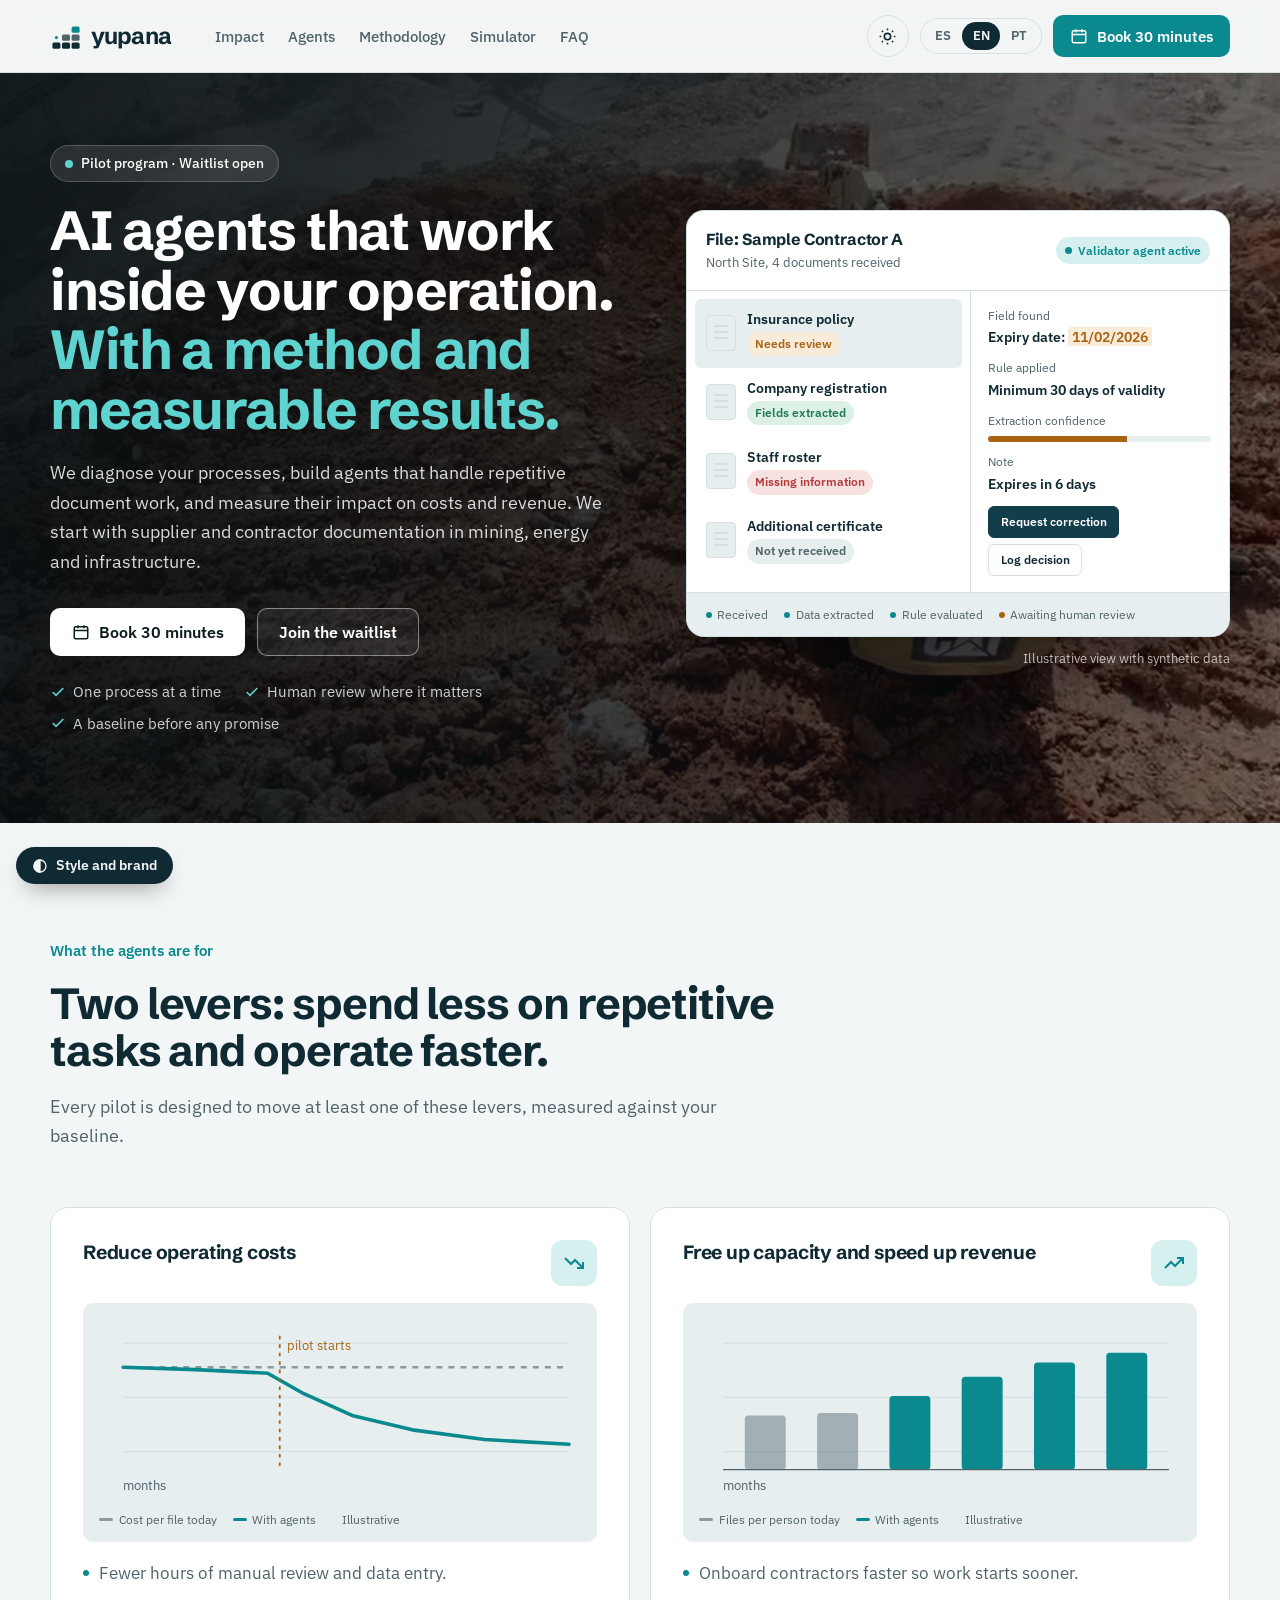
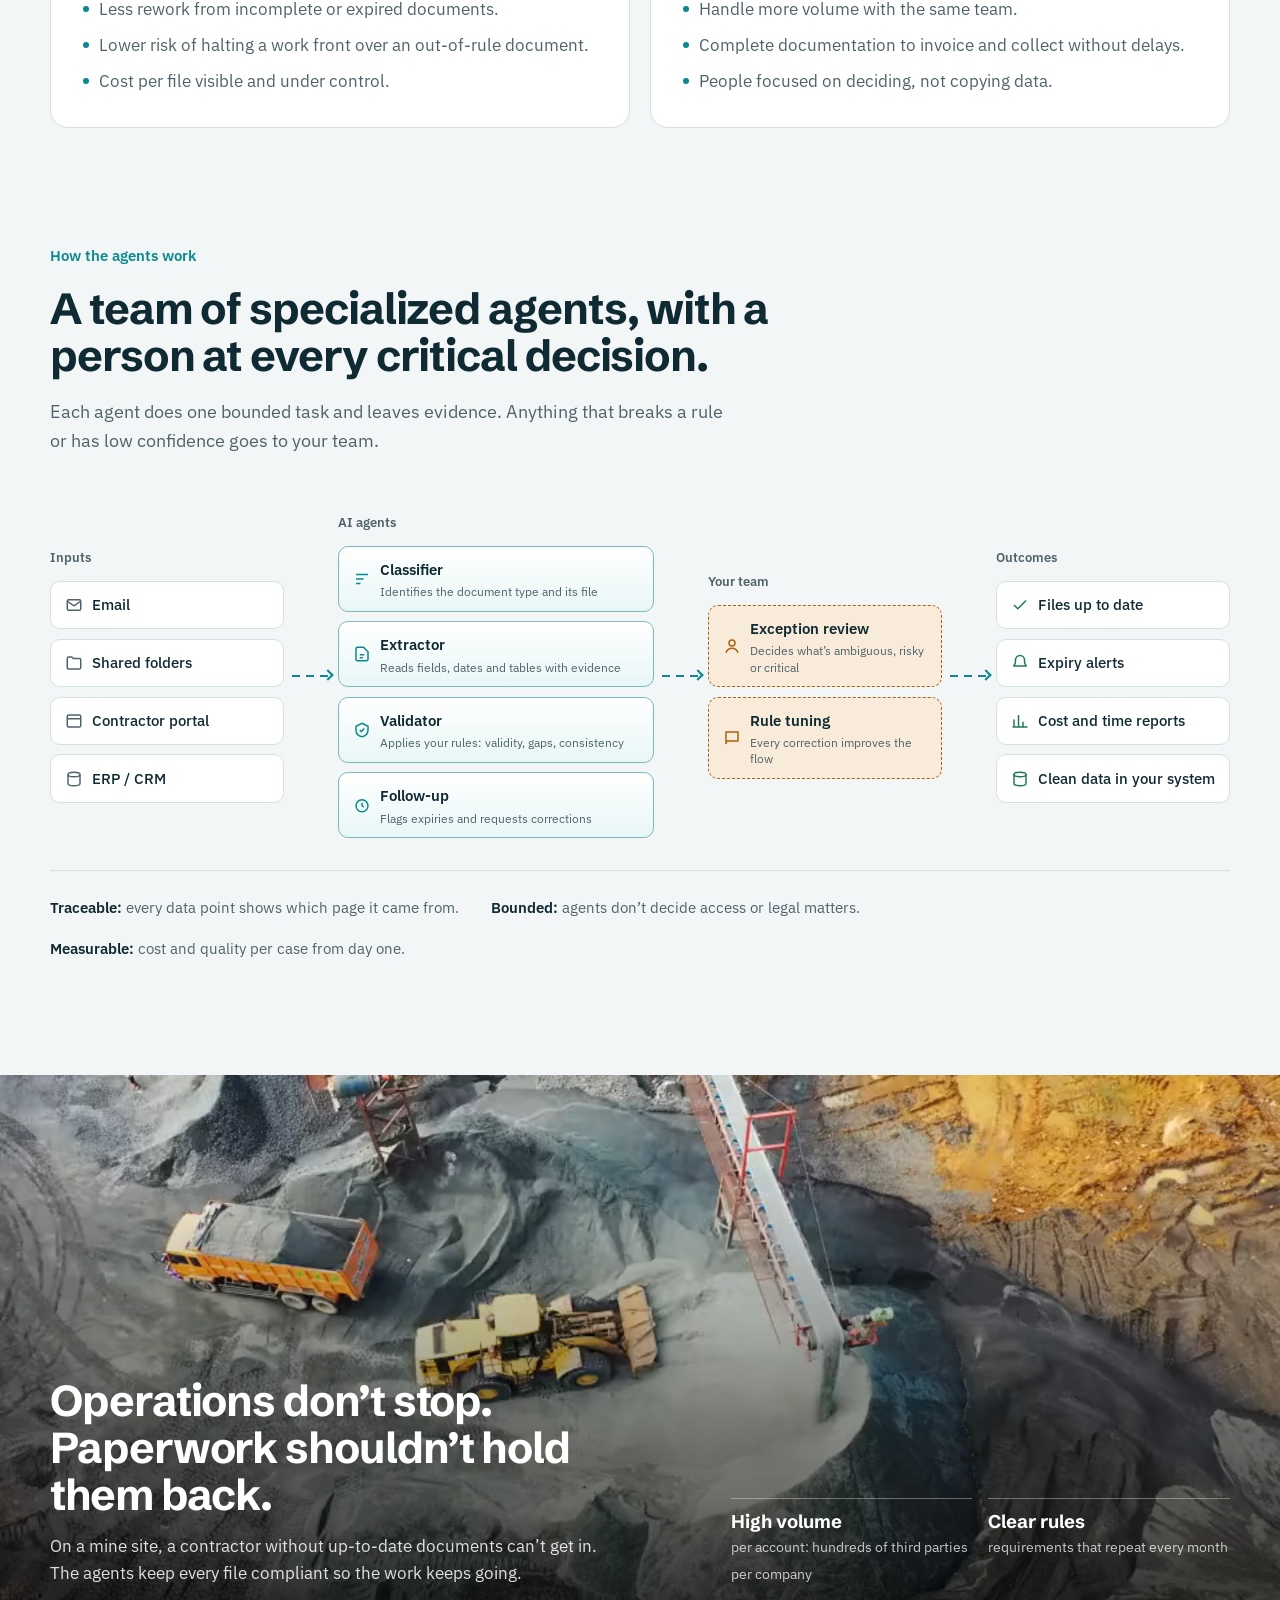
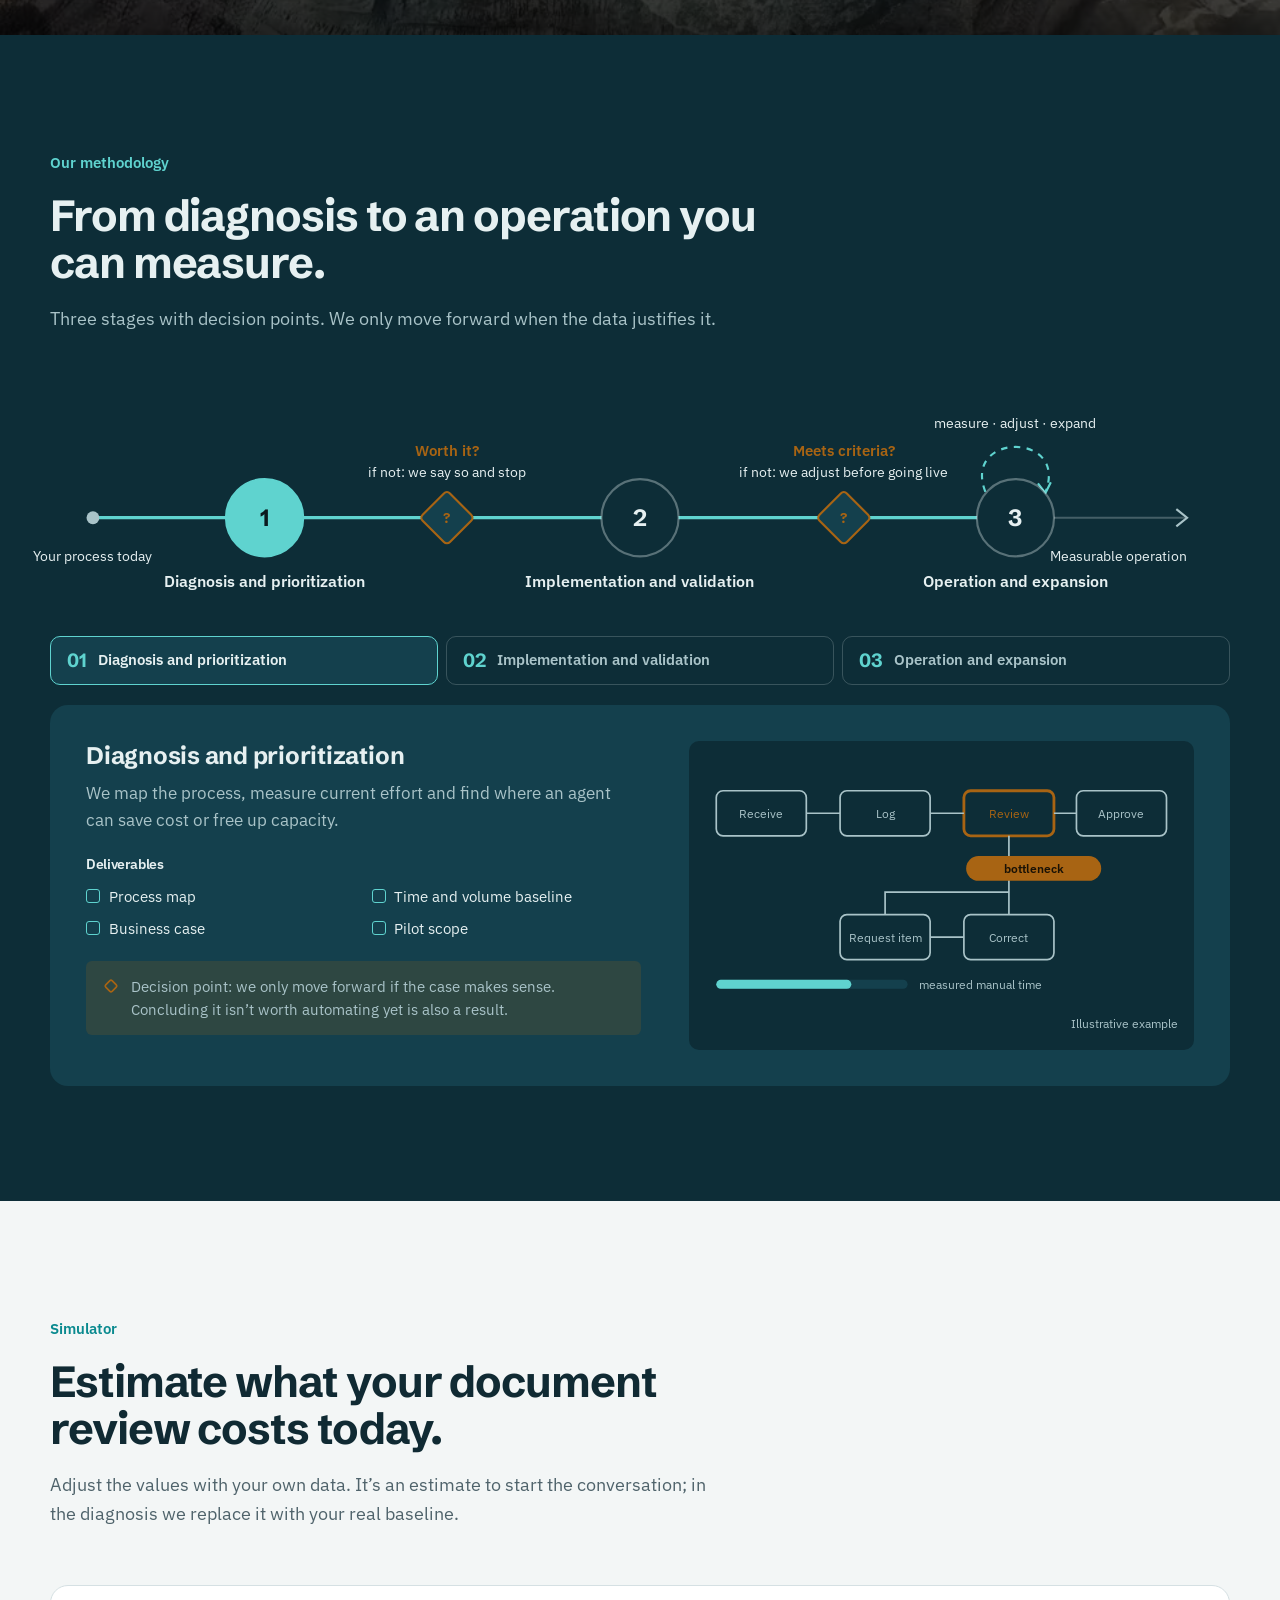
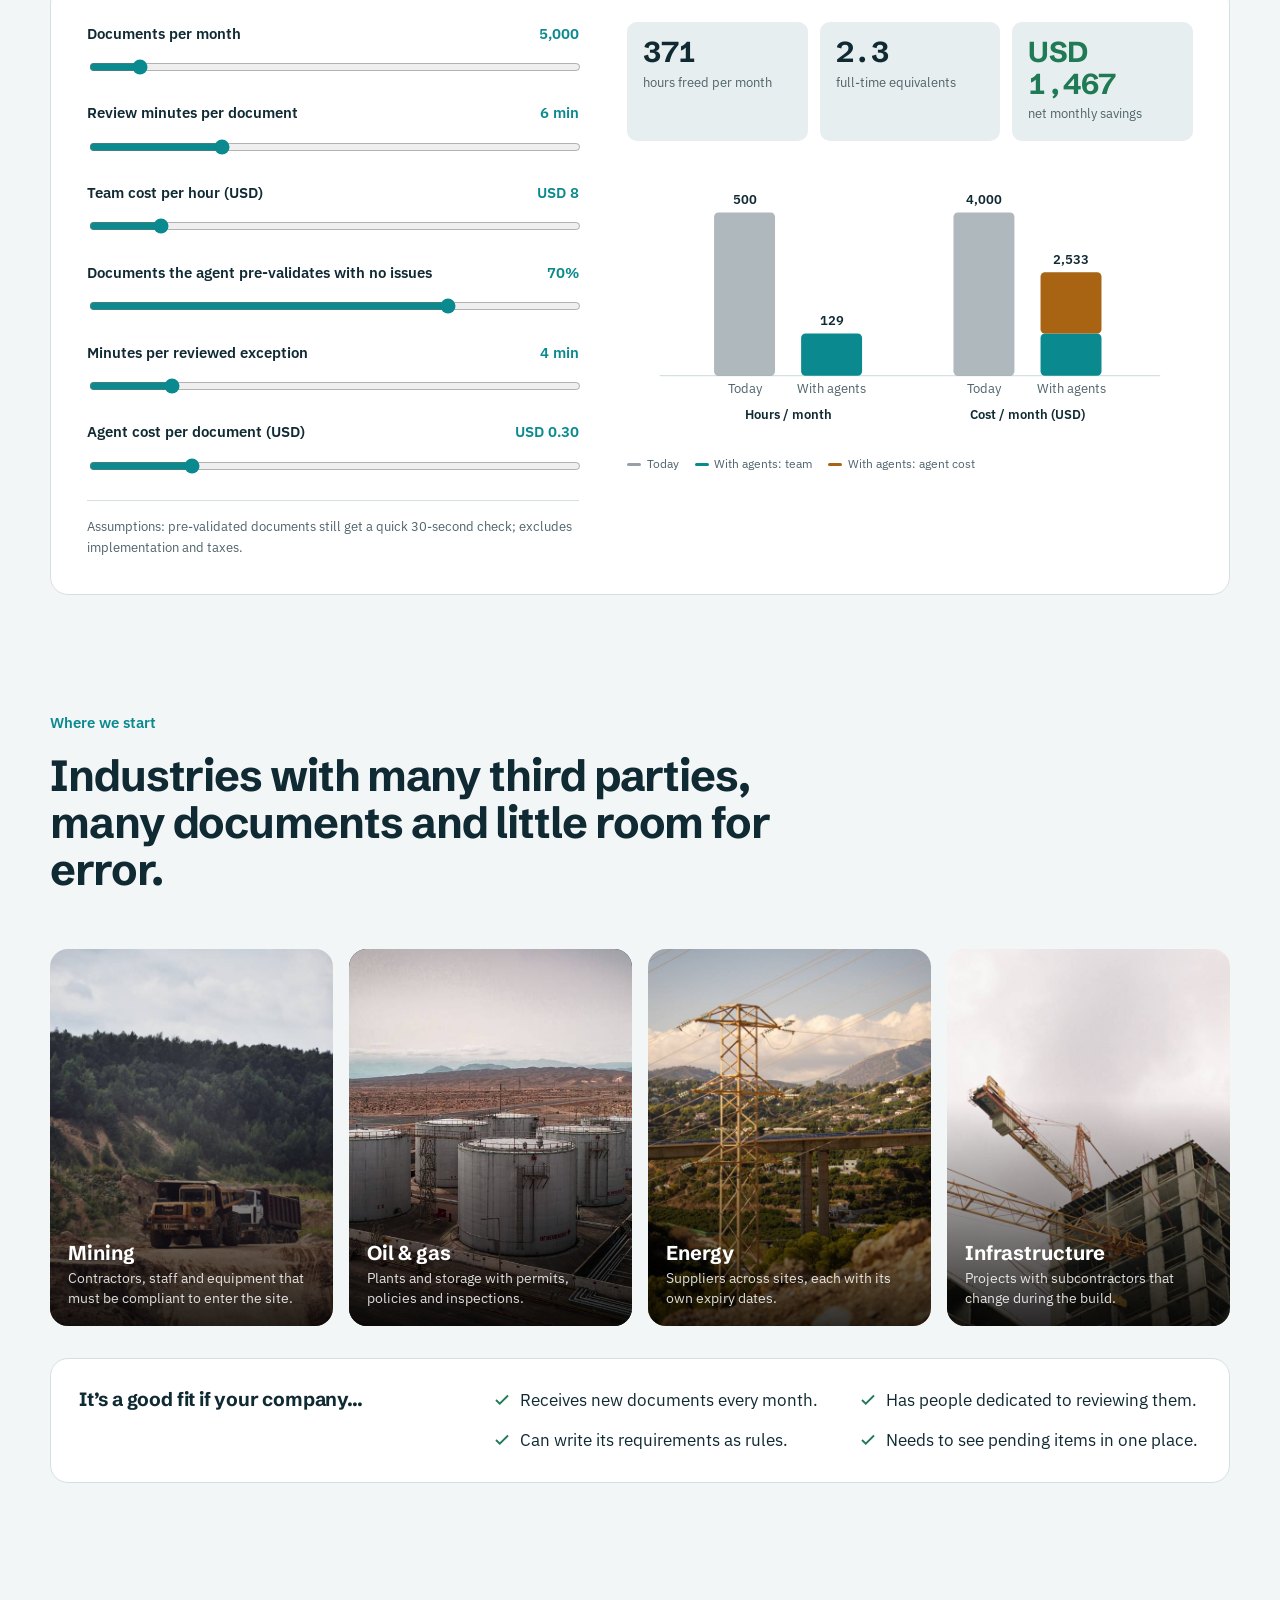
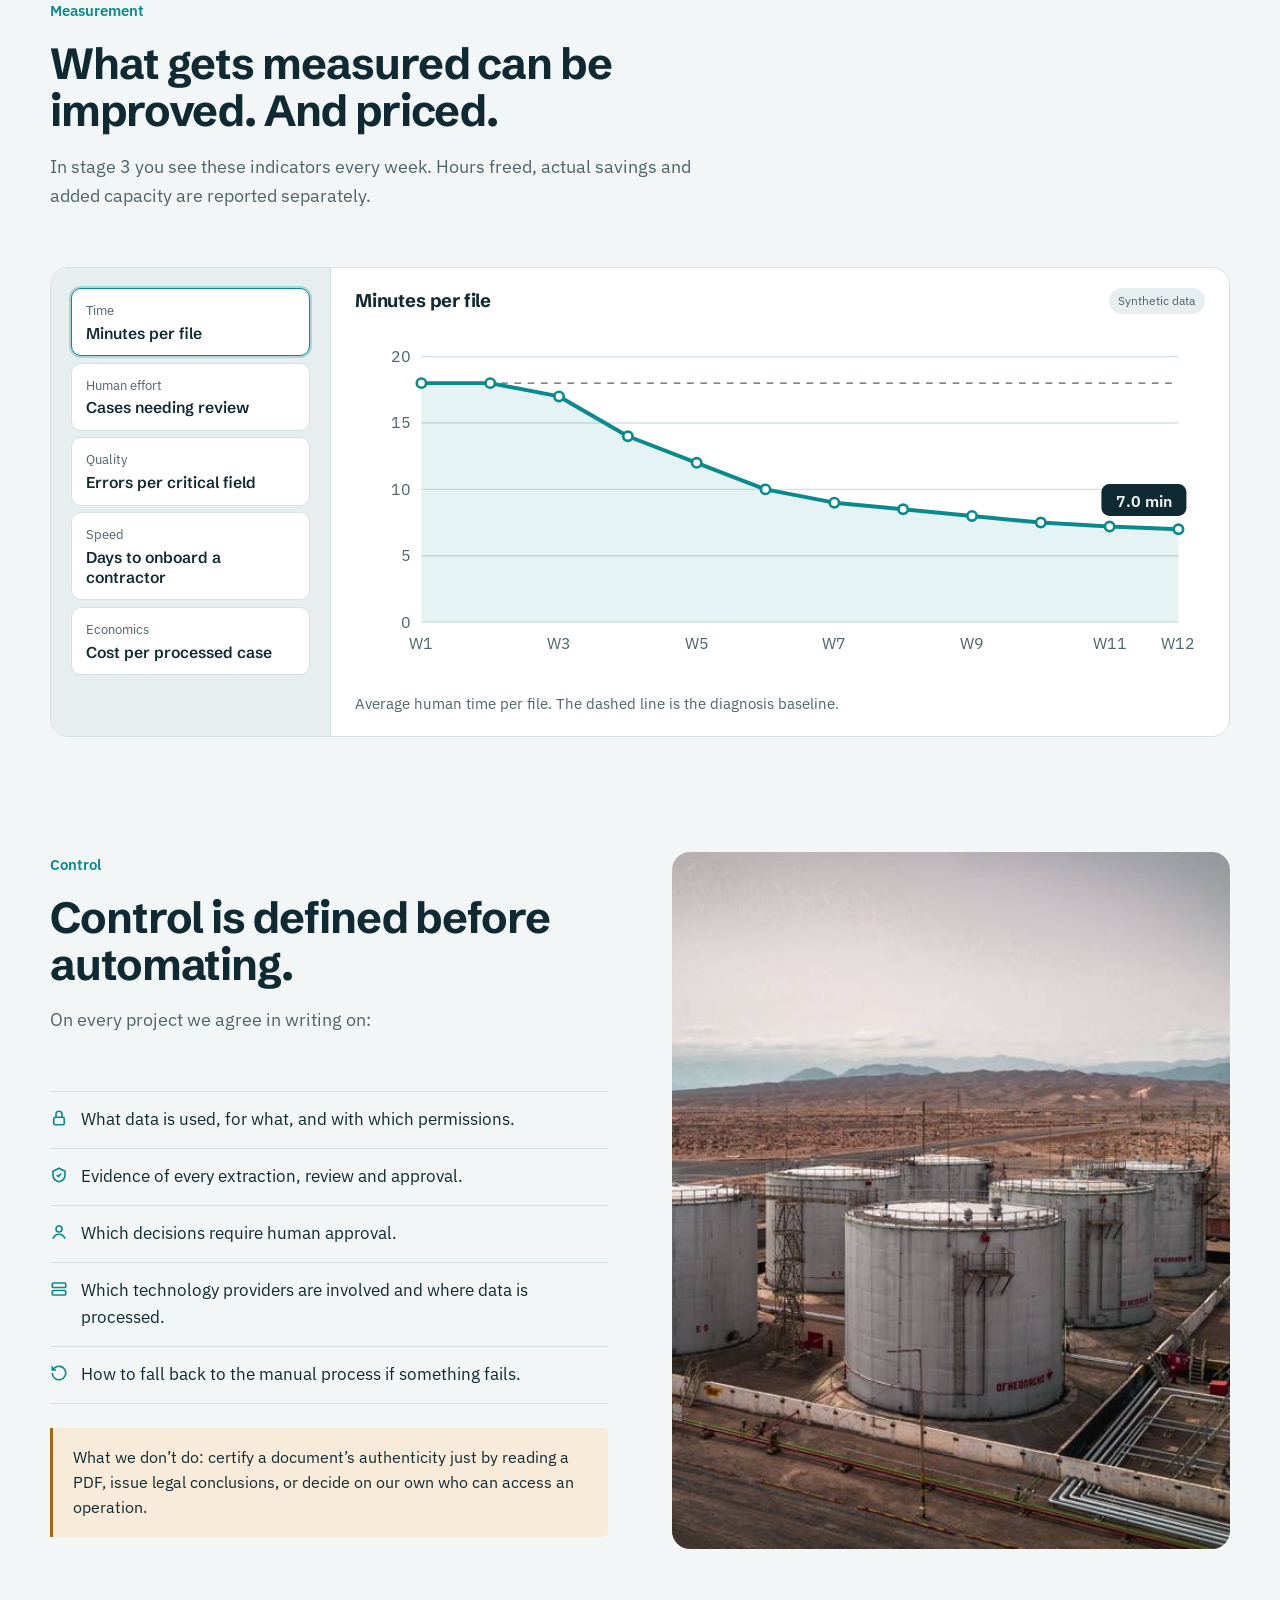
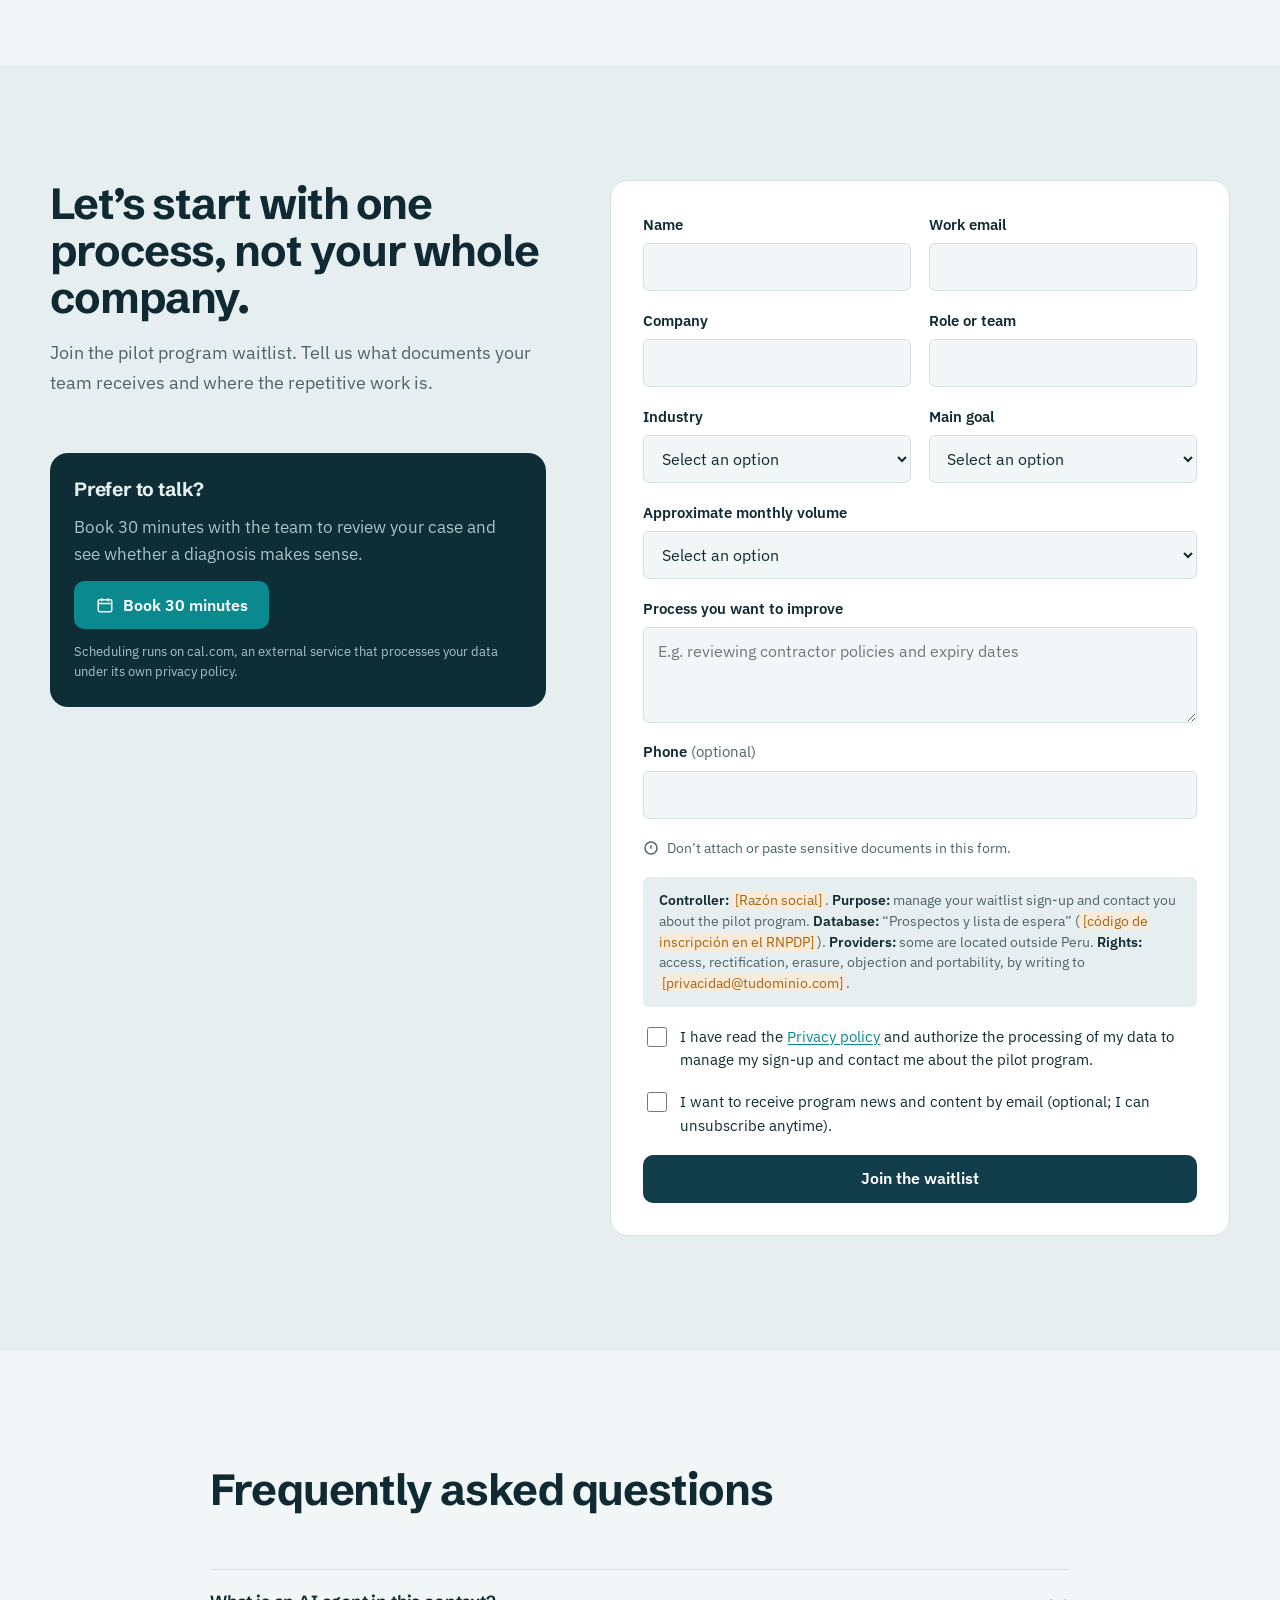
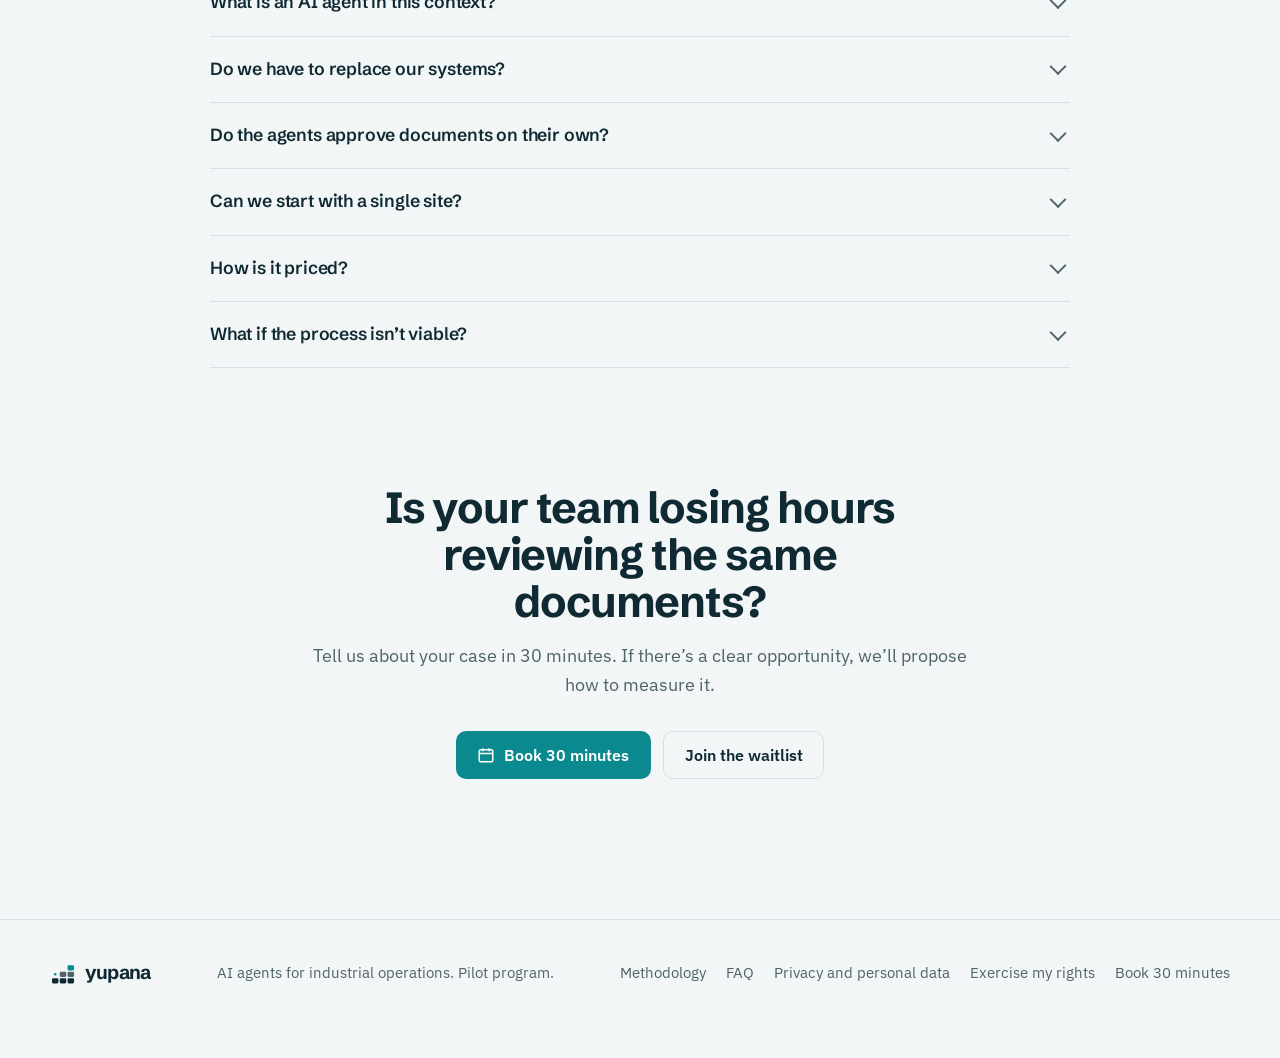
<file: index.html>
<!DOCTYPE html>
<html lang="es" data-theme="petroleo" data-mode="light">
<head>
<meta charset="utf-8">
<meta name="viewport" content="width=device-width, initial-scale=1, viewport-fit=cover">
<title>yupana | Agentes de IA para operaciones industriales</title>
<meta name="description" content="Agentes de IA con metodología para reducir costos operativos y liberar capacidad en minería, energía e infraestructura. Empezamos por la documentación de proveedores y contratistas.">
<meta property="og:title" content="yupana | Agentes de IA para operaciones industriales">
<meta property="og:description" content="Diagnosticamos, implementamos agentes de IA y medimos su impacto en costos e ingresos. Programa de pilotos.">
<link rel="icon" id="favicon" href="data:,">
<link rel="stylesheet" href="fonts.css">
<link rel="preload" href="schibsted-grotesk-700.woff2" as="font" type="font/woff2" crossorigin>
<link rel="preload" href="ibm-plex-sans-400.woff2" as="font" type="font/woff2" crossorigin>
<meta property="og:image" content="og.jpg">
<meta name="theme-color" content="#0B1A1F">
<style>
/* ===== TRES ESTILOS: paleta + tipografía ===== */
:root,[data-theme="petroleo"]{
  --bg:#F3F6F6;--surface:#FFFFFF;--surface-2:#E7EEEF;--ink:#102A33;--muted:#4F636B;--line:#D5E0E3;
  --primary:#123D4A;--on-primary:#FFFFFF;--accent:#0A8A8F;--accent-soft:#D6EFEF;--accent-dark:#5FD3CF;
  --warn:#A86413;--warn-soft:#F8EBD9;--err:#B43A3A;--err-soft:#F7E1E1;--ok:#1F7A55;--ok-soft:#DCF0E6;
  --band:#0D2D37;--band-2:#14404D;--on-band:#E6F0F1;--on-band-muted:#A9C3C8;
  --font-head:"Schibsted Grotesk","Helvetica Neue",Arial,sans-serif;--font-body:"IBM Plex Sans","Segoe UI",Roboto,Arial,sans-serif;
  --head-weight:700;--head-track:-.025em;--r-lg:18px;--r:10px;--r-sm:6px;--on-accent:#FFFFFF;color-scheme:light}
[data-theme="faena"]{
  --bg:#0E1517;--surface:#162125;--surface-2:#1D2B30;--ink:#E9EFEE;--muted:#9DB0B3;--line:#2A3B40;
  --primary:#E3A243;--on-primary:#1A1206;--accent:#6CC3B2;--accent-soft:#1B3631;--accent-dark:#E3A243;
  --warn:#F0B25A;--warn-soft:#3A2C17;--err:#F08A7E;--err-soft:#3D2220;--ok:#7AD3A4;--ok-soft:#183427;
  --band:#081012;--band-2:#121D20;--on-band:#E9EFEE;--on-band-muted:#93A7AA;
  --font-head:"Familjen Grotesk","Helvetica Neue",Arial,sans-serif;--font-body:"Inter Tight","Segoe UI",Roboto,Arial,sans-serif;
  --head-weight:700;--head-track:-.03em;--r-lg:8px;--r:6px;--r-sm:3px;--on-accent:#0B1A17;color-scheme:dark}
[data-theme="oxido"]{
  --bg:#ECEFE9;--surface:#F9FAF7;--surface-2:#DFE4DB;--ink:#1D2320;--muted:#525C56;--line:#CCD3C8;
  --primary:#2E5A4D;--on-primary:#FFFFFF;--accent:#B24E28;--accent-soft:#F2DDD2;--accent-dark:#F0A27E;
  --warn:#9A5B0E;--warn-soft:#F3E6D2;--err:#A8352D;--err-soft:#F3DCD8;--ok:#2E6B45;--ok-soft:#D9EADD;
  --band:#24302B;--band-2:#2F3D37;--on-band:#EEF1EA;--on-band-muted:#B3BEB6;
  --font-head:"Fraunces",Georgia,"Times New Roman",serif;--font-body:"Work Sans","Segoe UI",Roboto,Arial,sans-serif;
  --head-weight:600;--head-track:-.015em;--r-lg:24px;--r:14px;--r-sm:8px;--on-accent:#FFFFFF;color-scheme:light}
/* ===== Versiones oscuras / claras de cada paleta ===== */
[data-theme="petroleo"][data-mode="dark"]{
  --bg:#0B1A1F;--surface:#11252C;--surface-2:#17313A;--ink:#E6F0F1;--muted:#9DB6BC;--line:#24414A;
  --primary:#5FD3CF;--on-primary:#062024;--accent:#5FD3CF;--accent-soft:#123C40;--accent-dark:#5FD3CF;--on-accent:#062024;
  --warn:#F0B25A;--warn-soft:#3A2C17;--err:#F08A7E;--err-soft:#3D2220;--ok:#7AD3A4;--ok-soft:#183427;
  --band:#061217;--band-2:#0F262D;--on-band:#E6F0F1;--on-band-muted:#9DB6BC;color-scheme:dark}
[data-theme="faena"][data-mode="light"]{
  --bg:#F1F3F2;--surface:#FFFFFF;--surface-2:#E4EAE8;--ink:#14201F;--muted:#4F5D5A;--line:#D0DAD7;
  --primary:#8F5A0F;--on-primary:#FFFFFF;--accent:#1F7466;--accent-soft:#D3ECE6;--accent-dark:#E3A243;--on-accent:#FFFFFF;
  --warn:#9A5B0E;--warn-soft:#F5E7D2;--err:#A8352D;--err-soft:#F5DEDA;--ok:#2E6B45;--ok-soft:#D9EADD;
  --band:#0E1517;--band-2:#18262A;--on-band:#E9EFEE;--on-band-muted:#9DB0B3;color-scheme:light}
[data-theme="oxido"][data-mode="dark"]{
  --bg:#141916;--surface:#1D2420;--surface-2:#252E29;--ink:#EEF1EA;--muted:#AAB5AD;--line:#33403A;
  --primary:#9FCDB9;--on-primary:#10201A;--accent:#F0A27E;--accent-soft:#3A2519;--accent-dark:#F0A27E;--on-accent:#24130A;
  --warn:#F0B25A;--warn-soft:#3A2C17;--err:#F08A7E;--err-soft:#3D2220;--ok:#8FD3A8;--ok-soft:#1B3325;
  --band:#0D110F;--band-2:#1A221E;--on-band:#EEF1EA;--on-band-muted:#A9B5AD;color-scheme:dark}

/* ===== Base ===== */
*,*::before,*::after{box-sizing:border-box}
:root{padding-top:env(safe-area-inset-top,0px);padding-bottom:env(safe-area-inset-bottom,0px)}
html{scroll-behavior:smooth;scroll-padding-top:calc(84px + env(safe-area-inset-top,0px));-webkit-text-size-adjust:100%}
body{margin:0;background:var(--bg);color:var(--ink);font-family:var(--font-body);font-size:1.0625rem;line-height:1.6;overflow-x:hidden;transition:background-color .3s,color .3s}
img,video,svg{max-width:100%;display:block}
a{color:inherit}
h1,h2,h3,h4{font-family:var(--font-head);font-weight:var(--head-weight);letter-spacing:var(--head-track);line-height:1.08;margin:0}
h2{font-size:clamp(1.85rem,3.4vw,2.75rem);max-width:26ch}
h3{font-size:1.2rem;line-height:1.25;letter-spacing:-.01em}
p{margin:0}
.wrap{width:min(1180px,100% - 2.5rem);margin-inline:auto}
.lead{font-size:1.15rem;color:var(--muted);max-width:62ch}
.section{padding:clamp(4.5rem,9vw,7.5rem) 0}
.section-head{display:grid;gap:1.1rem;margin-bottom:clamp(2.25rem,5vw,3.5rem)}
.kicker{font-size:.95rem;font-weight:600;color:var(--accent)}
.illus{display:inline-flex;align-items:center;gap:.4rem;font-size:.78rem;color:var(--muted);background:var(--surface-2);border-radius:99px;padding:.2rem .6rem;width:fit-content}
:focus-visible{outline:3px solid var(--accent);outline-offset:3px;border-radius:4px}
.skip{position:absolute;left:1rem;top:-100px;background:var(--primary);color:var(--on-primary);padding:.6rem 1rem;border-radius:var(--r-sm);z-index:100}
.skip:focus{top:1rem}

/* ===== Botones ===== */
.btn{display:inline-flex;align-items:center;justify-content:center;gap:.55rem;min-height:48px;padding:.75rem 1.3rem;border-radius:var(--r);font:600 1rem/1.2 var(--font-body);text-decoration:none;border:1.5px solid transparent;cursor:pointer;transition:transform .15s,background-color .2s,border-color .2s}
.btn:active{transform:translateY(1px)}
.btn svg{width:18px;height:18px;flex:none}
.btn-primary{background:var(--primary);color:var(--on-primary)}
.btn-primary:hover{background:color-mix(in srgb,var(--primary) 86%,var(--ink))}
.btn-ghost{background:transparent;color:var(--ink);border-color:var(--line)}
.btn-ghost:hover{border-color:var(--ink)}
.btn-call{background:var(--accent);color:var(--on-accent)}
.btn-call:hover{background:color-mix(in srgb,var(--accent) 85%,var(--ink))}
.btn-light{background:#fff;color:#0E1D22}
.btn-outline-light{background:rgba(255,255,255,.06);color:#fff;border-color:rgba(255,255,255,.45)}
.btn-outline-light:hover{border-color:#fff;background:rgba(255,255,255,.12)}

/* ===== Header ===== */
body::before{content:"";position:fixed;inset:0 0 auto;height:env(safe-area-inset-top,0px);z-index:60;background:var(--bg)}
.site-header{position:sticky;top:env(safe-area-inset-top,0px);z-index:50;background:color-mix(in srgb,var(--bg) 90%,transparent);backdrop-filter:saturate(1.4) blur(12px);-webkit-backdrop-filter:saturate(1.4) blur(12px);border-bottom:1px solid var(--line)}
.nav{display:flex;align-items:center;gap:1.5rem;height:72px}
.brand{display:flex;align-items:center;gap:.55rem;text-decoration:none;font:700 1.45rem/1 var(--font-head);letter-spacing:-.035em;color:var(--ink)}
.brand .mark{width:32px;height:32px;color:var(--ink)}
.brand .mark svg{width:100%;height:100%}
.nav-links{display:flex;gap:1.5rem;margin-left:1.25rem}
.nav-links a{text-decoration:none;color:var(--muted);font-weight:500;font-size:.96rem}
.nav-links a:hover{color:var(--ink)}
.nav-end{margin-left:auto;display:flex;align-items:center;gap:.7rem}
.lang{display:flex;border:1px solid var(--line);border-radius:999px;padding:3px}
.lang button{border:0;background:transparent;color:var(--muted);font:600 .8rem/1 var(--font-body);padding:.45rem .6rem;border-radius:999px;cursor:pointer;min-width:38px}
.lang button[aria-pressed="true"]{background:var(--ink);color:var(--bg)}
.nav .btn{min-height:42px;padding:.55rem 1rem;font-size:.95rem}
.menu-toggle{display:none;background:none;border:1px solid var(--line);border-radius:var(--r-sm);width:44px;height:44px;color:var(--ink);cursor:pointer}
.mobile-panel{display:none}

/* ===== Hero con video ===== */
.hero{position:relative;color:#fff;overflow:hidden;background:#0B1A1F;padding:clamp(2.5rem,6vw,4.5rem) 0 clamp(3.5rem,7vw,5.5rem)}
.hero-media{position:absolute;inset:0}
.hero-media video,.hero-media img{width:100%;height:100%;object-fit:cover}
.hero::after{content:"";position:absolute;inset:0;background:linear-gradient(95deg,rgba(6,14,17,.93) 0%,rgba(6,14,17,.78) 45%,rgba(6,14,17,.45) 100%)}
.hero .wrap{position:relative;z-index:2}
.hero-grid{display:grid;grid-template-columns:1.05fr 1fr;gap:clamp(2rem,5vw,4.5rem);align-items:center}
.pill{display:inline-flex;align-items:center;gap:.55rem;background:rgba(255,255,255,.1);border:1px solid rgba(255,255,255,.2);color:#fff;border-radius:999px;padding:.4rem .85rem;font-size:.88rem;font-weight:500;width:fit-content}
.pill .dot{width:8px;height:8px;border-radius:50%;background:var(--accent-dark);animation:pulse 2.4s ease-out infinite}
@keyframes pulse{0%{box-shadow:0 0 0 0 color-mix(in srgb,var(--accent-dark) 60%,transparent)}70%{box-shadow:0 0 0 9px transparent}100%{box-shadow:0 0 0 0 transparent}}
.hero h1{font-size:clamp(2.2rem,4.3vw,3.5rem);margin:1.2rem 0;max-width:18ch;color:#fff}
.hero h1 .l2{display:block;color:var(--accent-dark)}
.hero .lead{color:rgba(255,255,255,.84);margin-bottom:2rem}
.hero-ctas{display:flex;flex-wrap:wrap;gap:.75rem;margin-bottom:1.5rem}
.hero-proof{display:flex;flex-wrap:wrap;gap:.5rem 1.4rem;font-size:.92rem;color:rgba(255,255,255,.8)}
.hero-proof span{display:inline-flex;gap:.45rem;align-items:center}
.hero-proof svg{color:var(--accent-dark)}
.vid-btn{position:absolute;right:1.25rem;bottom:1.25rem;z-index:3;background:rgba(0,0,0,.45);color:#fff;border:1px solid rgba(255,255,255,.35);border-radius:999px;padding:.5rem .9rem;font:600 .8rem/1 var(--font-body);cursor:pointer}

/* Mockup de bandeja */
.mock{background:var(--surface);color:var(--ink);border:1px solid var(--line);border-radius:var(--r-lg);box-shadow:0 30px 70px -25px rgba(0,0,0,.6);overflow:hidden;font-size:.9rem}
.mock-top{display:flex;align-items:center;justify-content:space-between;gap:1rem;padding:1rem 1.2rem;border-bottom:1px solid var(--line)}
.mock-top strong{font-family:var(--font-head);font-size:1rem;letter-spacing:-.01em}
.mock-top small{display:block;color:var(--muted);font-size:.8rem}
.agent-chip{display:inline-flex;align-items:center;gap:.4rem;font-size:.76rem;font-weight:600;color:var(--accent);background:var(--accent-soft);padding:.25rem .55rem;border-radius:99px;white-space:nowrap}
.agent-chip i{width:7px;height:7px;border-radius:50%;background:var(--accent);animation:pulse 1.8s infinite}
.mock-body{display:grid;grid-template-columns:1.1fr 1fr}
.docs{list-style:none;margin:0;padding:.5rem;border-right:1px solid var(--line)}
.doc{display:grid;grid-template-columns:auto 1fr;gap:.25rem .7rem;padding:.7rem;border-radius:var(--r-sm);align-items:center}
.doc.active{background:var(--surface-2)}
.doc-ico{grid-row:span 2;width:30px;height:36px;border-radius:4px;background:var(--surface-2);border:1px solid var(--line);position:relative}
.doc-ico::after{content:"";position:absolute;inset:9px 7px auto;height:2px;background:var(--line);box-shadow:0 6px 0 var(--line),0 12px 0 var(--line)}
.doc-name{font-weight:600;line-height:1.25}
.tag{display:inline-flex;align-items:center;gap:.35rem;font-size:.74rem;font-weight:600;padding:.18rem .5rem;border-radius:999px;width:fit-content;opacity:0;transform:translateY(4px);transition:opacity .4s,transform .4s}
.tag.show{opacity:1;transform:none}
.t-warn{background:var(--warn-soft);color:var(--warn)}.t-ok{background:var(--ok-soft);color:var(--ok)}.t-err{background:var(--err-soft);color:var(--err)}.t-wait{background:var(--surface-2);color:var(--muted)}
.detail{padding:1rem 1.1rem;display:grid;gap:.7rem;align-content:start}
.kv span{display:block;font-size:.73rem;color:var(--muted)}
.kv b{font-weight:600}
.kv mark{background:var(--warn-soft);color:var(--warn);padding:0 .25rem;border-radius:3px}
.conf{height:6px;border-radius:9px;background:var(--surface-2);overflow:hidden;margin-top:.3rem}
.conf i{display:block;height:100%;width:0;background:var(--warn);transition:width 1.2s}
.actions{display:flex;flex-wrap:wrap;gap:.4rem}
.mini{font:600 .76rem/1 var(--font-body);padding:.55rem .7rem;border-radius:var(--r-sm);border:1px solid var(--line);background:var(--surface);color:var(--ink)}
.mini.solid{background:var(--primary);color:var(--on-primary);border-color:var(--primary)}
.log{display:flex;flex-wrap:wrap;gap:.35rem 1rem;padding:.75rem 1.2rem;border-top:1px solid var(--line);background:var(--surface-2);font-size:.76rem;color:var(--muted)}
.log span{display:inline-flex;align-items:center;gap:.35rem}
.log span::before{content:"";width:6px;height:6px;border-radius:50%;background:var(--accent)}
.log span:last-child::before{background:var(--warn)}
.mock-caption{font-size:.8rem;color:rgba(255,255,255,.7);margin-top:.75rem;text-align:right}

/* ===== Palancas (costos / ingresos) ===== */
.levers{display:grid;grid-template-columns:1fr 1fr;gap:1.25rem}
.lever{background:var(--surface);border:1px solid var(--line);border-radius:var(--r-lg);padding:clamp(1.25rem,3vw,2rem);display:grid;gap:1.1rem;align-content:start}
.lever-head{display:flex;justify-content:space-between;align-items:flex-start;gap:1rem}
.lever-ico{width:46px;height:46px;border-radius:12px;display:grid;place-items:center;background:var(--accent-soft);color:var(--accent);flex:none}
.lever-ico svg{width:24px;height:24px}
.lever ul{margin:0;padding:0;list-style:none;display:grid;gap:.55rem}
.lever li{display:flex;gap:.6rem;color:var(--muted)}
.lever li::before{content:"";flex:none;width:6px;height:6px;border-radius:50%;background:var(--accent);margin-top:.6rem}
.chart-box{background:var(--surface-2);border-radius:var(--r);padding:1rem 1rem .6rem}
.chart-box svg{width:100%;height:auto}
.chart-legend{display:flex;gap:1rem;font-size:.78rem;color:var(--muted);margin-top:.4rem;flex-wrap:wrap}
.chart-legend span{display:inline-flex;align-items:center;gap:.35rem}
.chart-legend i{width:14px;height:3px;border-radius:2px;background:var(--accent)}
.chart-legend i.base{background:var(--muted);opacity:.6}

/* ===== Arquitectura de agentes ===== */
.arch{display:grid;grid-template-columns:1fr 54px 1.35fr 54px 1fr 54px 1fr;align-items:stretch}
.col{display:grid;gap:.6rem;align-content:center}
.col-title{font-size:.82rem;font-weight:600;color:var(--muted);margin-bottom:.2rem}
.node{background:var(--surface);border:1px solid var(--line);border-radius:var(--r);padding:.7rem .85rem;display:flex;gap:.6rem;align-items:center;font-weight:500;font-size:.93rem}
.node svg{width:18px;height:18px;flex:none;color:var(--muted)}
.agent{border-color:color-mix(in srgb,var(--accent) 45%,var(--line));background:linear-gradient(180deg,var(--surface),color-mix(in srgb,var(--accent-soft) 55%,var(--surface)))}
.agent svg{color:var(--accent)}
.node small{display:block;font-size:.78rem;color:var(--muted);font-weight:400;line-height:1.3;margin-top:.1rem}
.node>div>span{font-weight:600}
.human{border:1.5px dashed var(--warn);background:var(--warn-soft)}
.human svg{color:var(--warn)}
.out svg{color:var(--ok)}
.pipe{position:relative;display:grid;place-items:center}
.pipe::before{content:"";position:absolute;left:8px;right:8px;top:50%;height:2px;background:repeating-linear-gradient(90deg,var(--accent) 0 8px,transparent 8px 14px);background-size:28px 2px;animation:flow 1s linear infinite}
.pipe::after{content:"";position:absolute;right:6px;top:50%;width:8px;height:8px;border-top:2px solid var(--accent);border-right:2px solid var(--accent);transform:translateY(-50%) rotate(45deg)}
@keyframes flow{to{background-position:28px 0}}
.arch-foot{display:flex;flex-wrap:wrap;gap:1rem 2rem;margin-top:2rem;padding-top:1.5rem;border-top:1px solid var(--line);color:var(--muted);font-size:.95rem}
.arch-foot b{color:var(--ink)}

/* ===== Banda de video ===== */
.band{position:relative;min-height:clamp(360px,50vw,560px);display:flex;align-items:flex-end;overflow:hidden;color:#fff;background:var(--band)}
.band video,.band img.bg{position:absolute;inset:0;width:100%;height:100%;object-fit:cover}
.band::after{content:"";position:absolute;inset:0;background:linear-gradient(180deg,rgba(0,0,0,0) 15%,rgba(0,0,0,.78) 100%)}
.band .wrap{position:relative;z-index:2;padding:3rem 0;display:grid;grid-template-columns:1.3fr 1fr;gap:2rem;align-items:end}
.band h2{color:#fff;font-size:clamp(1.7rem,3.4vw,2.7rem);max-width:22ch}
.band p{color:rgba(255,255,255,.85)}
.band-stats{display:grid;grid-template-columns:1fr 1fr;gap:1rem}
.band-stats div{border-top:1px solid rgba(255,255,255,.35);padding-top:.7rem}
.band-stats b{display:block;font:700 1.15rem/1.2 var(--font-head);color:#fff}
.band-stats span{font-size:.88rem;color:rgba(255,255,255,.75)}

/* ===== Metodología gráfica ===== */
.dark{background:var(--band);color:var(--on-band)}
.dark .lead{color:var(--on-band-muted)}
.dark .kicker{color:var(--accent-dark)}
.road{margin:0 0 2rem}
.road svg{width:100%;height:auto;overflow:visible}
.road text{font-family:var(--font-body)}
.road text:not([fill]){fill:var(--on-band)}
.road .muted{fill:var(--on-band-muted);font-size:13px}
.road .stage-g{cursor:pointer}
.road .stage-g circle.ring{fill:var(--band);stroke:color-mix(in srgb,var(--on-band) 35%,transparent);stroke-width:2;transition:all .25s}
.road .stage-g.on circle.ring{fill:var(--accent-dark);stroke:var(--accent-dark)}
.road .stage-g .num{font:700 22px var(--font-head);fill:var(--on-band)}
.road .stage-g.on .num{fill:#0B1A1F}
.road .gate{fill:var(--band-2);stroke:var(--warn);stroke-width:2}
.road .line{stroke:color-mix(in srgb,var(--on-band) 25%,transparent);stroke-width:2}
.road .prog{stroke:var(--accent-dark);stroke-width:3;stroke-dasharray:900;stroke-dashoffset:900;transition:stroke-dashoffset 1.6s cubic-bezier(.2,.7,.2,1)}
.road.go .prog{stroke-dashoffset:0}
.road .loop{fill:none;stroke:var(--accent-dark);stroke-width:2;stroke-dasharray:6 6}
.tabs{display:grid;grid-template-columns:repeat(3,1fr);gap:.5rem;margin-bottom:1.25rem}
.tab{background:transparent;border:1px solid color-mix(in srgb,var(--on-band) 20%,transparent);color:var(--on-band-muted);border-radius:var(--r);padding:.85rem 1rem;text-align:left;cursor:pointer;font:600 .95rem/1.3 var(--font-body);display:flex;gap:.7rem;align-items:center}
.tab b{font:700 1.2rem/1 var(--font-head);color:var(--accent-dark)}
.tab[aria-selected="true"]{background:var(--band-2);color:var(--on-band);border-color:var(--accent-dark)}
.panel{display:grid;grid-template-columns:1.1fr 1fr;gap:clamp(1.5rem,4vw,3rem);background:var(--band-2);border-radius:var(--r-lg);padding:clamp(1.25rem,3vw,2.25rem)}
.panel[hidden]{display:none}
.panel h3{font-size:1.5rem;margin-bottom:.6rem}
.panel p{color:var(--on-band-muted)}
.panel h4{font:600 .9rem/1.3 var(--font-body);margin:1.3rem 0 .6rem;color:var(--on-band)}
.panel ul{margin:0;padding:0;list-style:none;display:grid;grid-template-columns:1fr 1fr;gap:.5rem 1rem}
.panel li{display:flex;gap:.55rem;font-size:.95rem}
.panel li::before{content:"";flex:none;width:14px;height:14px;border-radius:3px;border:1.5px solid var(--accent-dark);margin-top:5px}
.gatebox{margin-top:1.3rem;display:flex;gap:.7rem;align-items:flex-start;padding:.85rem 1rem;border-radius:var(--r-sm);background:color-mix(in srgb,var(--warn) 18%,transparent);font-size:.92rem}
.gatebox svg{flex:none;color:var(--warn);margin-top:2px}
.viz{background:var(--band);border-radius:var(--r);padding:1rem;display:grid;gap:.6rem;align-content:center}
.viz svg{width:100%;height:auto}
.viz text{font-family:var(--font-body);font-size:11px}
.viz text:not([fill]){fill:var(--on-band-muted)}
.viz-cap{font-size:.78rem;color:var(--on-band-muted);text-align:right}

/* ===== Simulador ===== */
.sim{display:grid;grid-template-columns:1fr 1.15fr;gap:clamp(1.5rem,4vw,3rem);background:var(--surface);border:1px solid var(--line);border-radius:var(--r-lg);padding:clamp(1.25rem,3vw,2.25rem)}
.ctrl{display:grid;gap:1.15rem}
.ctrl .row{display:grid;gap:.35rem}
.ctrl label{display:flex;justify-content:space-between;gap:1rem;font-weight:600;font-size:.93rem}
.ctrl output{font-weight:700;color:var(--accent);font-variant-numeric:tabular-nums}
input[type=range]{width:100%;accent-color:var(--accent);height:28px}
.assume{font-size:.82rem;color:var(--muted);border-top:1px solid var(--line);padding-top:.9rem}
.results{display:grid;gap:1.1rem;align-content:start}
.big{display:grid;grid-template-columns:repeat(3,1fr);gap:.75rem}
.big div{background:var(--surface-2);border-radius:var(--r);padding:.9rem 1rem}
.big b{display:block;font:700 clamp(1.3rem,2.6vw,1.8rem)/1.1 var(--font-head);font-variant-numeric:tabular-nums;letter-spacing:-.02em}
.big span{font-size:.8rem;color:var(--muted)}
.big .pos b{color:var(--ok)}.big .neg b{color:var(--err)}
#sim-chart text{font-family:var(--font-body);font-size:12px}
#sim-chart text:not([fill]){fill:var(--muted)}
.sim-note{font-size:.85rem;color:var(--muted)}
.sim-warn{display:none;padding:.8rem 1rem;border-radius:var(--r-sm);background:var(--warn-soft);color:var(--warn);font-size:.9rem;font-weight:500}
.sim-warn.on{display:block}

/* ===== Industrias ===== */
.inds{display:grid;grid-template-columns:repeat(4,1fr);gap:1rem}
.ind{position:relative;border-radius:var(--r-lg);overflow:hidden;aspect-ratio:3/4;color:#fff;margin:0;background:var(--band)}
.ind img{width:100%;height:100%;object-fit:cover;transition:transform .6s}
.ind:hover img{transform:scale(1.04)}
.ind::after{content:"";position:absolute;inset:0;background:linear-gradient(180deg,rgba(0,0,0,0) 40%,rgba(0,0,0,.82))}
.ind figcaption{position:absolute;left:0;right:0;bottom:0;padding:1.1rem;z-index:2;display:grid;gap:.25rem}
.ind b{font:700 1.25rem/1.15 var(--font-head)}
.ind span{font-size:.9rem;color:rgba(255,255,255,.85);line-height:1.4}
.fit{margin-top:2rem;display:grid;grid-template-columns:.7fr 1.3fr;gap:2rem;padding:1.75rem;border:1px solid var(--line);border-radius:var(--r-lg);background:var(--surface)}
.fit ul{margin:0;padding:0;list-style:none;display:grid;grid-template-columns:1fr 1fr;gap:.8rem 1.5rem}
.fit li{display:flex;gap:.6rem}
.fit li svg{flex:none;color:var(--ok);margin-top:4px}

/* ===== Dashboard de medición ===== */
.dash{display:grid;grid-template-columns:280px 1fr;background:var(--surface);border:1px solid var(--line);border-radius:var(--r-lg);overflow:hidden}
.dash-side{border-right:1px solid var(--line);padding:1.25rem;display:grid;gap:.4rem;align-content:start;background:var(--surface-2)}
.kpi{background:var(--surface);border:1px solid var(--line);border-radius:var(--r);padding:.75rem .9rem;display:grid;gap:.15rem;cursor:pointer;text-align:left;font:inherit;color:inherit}
.kpi[aria-pressed="true"]{border-color:var(--accent);box-shadow:0 0 0 2px color-mix(in srgb,var(--accent) 25%,transparent)}
.kpi span{font-size:.8rem;color:var(--muted)}
.kpi b{font:600 .98rem/1.25 var(--font-head)}
.dash-main{padding:1.25rem 1.5rem;display:grid;gap:1rem;align-content:start}
.dash-top{display:flex;justify-content:space-between;gap:1rem;flex-wrap:wrap;align-items:center}
.dash-top h3{font-size:1.15rem}
#dash-chart text{font-family:var(--font-body);font-size:12px}
#dash-chart text:not([fill]){fill:var(--muted)}
.dash-desc{color:var(--muted);font-size:.95rem}

/* ===== Control ===== */
.control-grid{display:grid;grid-template-columns:1fr 1fr;gap:clamp(2rem,5vw,4rem);align-items:start}
.checks{margin:0;padding:0;list-style:none}
.checks li{display:flex;gap:.8rem;padding:.9rem 0;border-bottom:1px solid var(--line)}
.checks li:first-child{border-top:1px solid var(--line)}
.checks svg{flex:none;color:var(--accent);margin-top:3px}
.not{margin-top:1.5rem;padding:1.1rem 1.25rem;border-left:3px solid var(--warn);background:var(--warn-soft);border-radius:0 var(--r-sm) var(--r-sm) 0;font-size:.97rem}
.control-img{border-radius:var(--r-lg);overflow:hidden;aspect-ratio:4/5;background:var(--band)}
.control-img img{width:100%;height:100%;object-fit:cover}

/* ===== Waitlist ===== */
.waitlist{background:var(--surface-2)}
.wl-grid{display:grid;grid-template-columns:1fr 1.25fr;gap:clamp(2rem,5vw,4rem);align-items:start}
.call-card{margin-top:2rem;padding:1.5rem;border-radius:var(--r-lg);background:var(--band);color:var(--on-band);display:grid;gap:.8rem}
.call-card p{color:var(--on-band-muted)}
.call-card .btn{width:fit-content}
form{background:var(--surface);border:1px solid var(--line);border-radius:var(--r-lg);padding:clamp(1.25rem,3vw,2rem);display:grid;grid-template-columns:1fr 1fr;gap:1.1rem}
.field{display:grid;gap:.4rem}
.field.full{grid-column:1/-1}
label{font-weight:600;font-size:.93rem}
.opt{font-weight:400;color:var(--muted)}
input:not([type=range]):not([type=checkbox]),select,textarea{width:100%;font:400 1rem/1.4 var(--font-body);color:var(--ink);background:var(--bg);border:1.5px solid var(--line);border-radius:var(--r-sm);padding:.75rem .85rem;min-height:48px}
textarea{min-height:96px;resize:vertical}
input:focus,select:focus,textarea:focus{outline:none;border-color:var(--accent);box-shadow:0 0 0 3px color-mix(in srgb,var(--accent) 25%,transparent)}
[aria-invalid="true"]{border-color:var(--err)!important}
.err{color:var(--err);font-size:.85rem}
.err:empty{display:none}
.check{display:flex;gap:.65rem;align-items:flex-start;font-weight:400}
.check input{width:20px;height:20px;margin-top:2px;accent-color:var(--primary);flex:none}
.warnline{display:flex;gap:.5rem;align-items:flex-start;font-size:.88rem;color:var(--muted)}
.form-status{grid-column:1/-1;padding:1rem;border-radius:var(--r-sm);font-weight:500;display:none}
.form-status.ok{display:block;background:var(--ok-soft);color:var(--ok)}
.form-status.bad{display:block;background:var(--err-soft);color:var(--err)}
.hp{position:absolute;left:-9999px}

/* ===== FAQ, cierre, footer ===== */
.faq{max-width:860px}
details{border-bottom:1px solid var(--line)}
details:first-of-type{border-top:1px solid var(--line)}
summary{list-style:none;cursor:pointer;padding:1.3rem 2.5rem 1.3rem 0;position:relative;font:600 1.1rem/1.35 var(--font-head);letter-spacing:-.01em}
summary::-webkit-details-marker{display:none}
summary::after{content:"";position:absolute;right:.4rem;top:50%;width:12px;height:12px;border-right:2px solid var(--muted);border-bottom:2px solid var(--muted);transform:translateY(-70%) rotate(45deg);transition:transform .25s}
details[open] summary::after{transform:translateY(-30%) rotate(225deg)}
details p{padding:0 0 1.4rem;color:var(--muted);max-width:68ch}
.closing{text-align:center}
.closing h2{margin-inline:auto;max-width:20ch}
.closing .lead{margin:1rem auto 2rem}
.closing .hero-ctas{justify-content:center}
footer{border-top:1px solid var(--line);padding:2.5rem 0 4.5rem;font-size:.92rem;color:var(--muted)}
.foot{display:flex;flex-wrap:wrap;gap:1.5rem;justify-content:space-between;align-items:center}
.foot nav{display:flex;flex-wrap:wrap;gap:1.25rem}
.foot a{text-decoration:none}
.foot a:hover{color:var(--ink)}

/* ===== Panel de estilo y marca ===== */
.dock{position:fixed;left:1rem;bottom:calc(1rem + env(safe-area-inset-bottom,0px));z-index:70}
.dock-btn{display:flex;align-items:center;gap:.5rem;background:var(--ink);color:var(--bg);border:0;border-radius:999px;padding:.65rem 1rem;font:600 .85rem/1 var(--font-body);cursor:pointer;box-shadow:0 10px 25px -10px rgba(0,0,0,.5)}
.dock-panel{position:absolute;left:0;bottom:calc(100% + .6rem);width:300px;max-height:70vh;overflow:auto;background:var(--surface);border:1px solid var(--line);border-radius:14px;padding:.75rem;box-shadow:0 20px 40px -15px rgba(0,0,0,.4);display:none}
.dock-panel.open{display:grid;gap:.35rem}
.dock-panel p{font-size:.8rem;color:var(--muted);padding:.4rem .4rem .2rem;font-weight:600}
.opt-btn{display:grid;grid-template-columns:auto 1fr;gap:.15rem .75rem;align-items:center;text-align:left;background:transparent;border:1.5px solid transparent;border-radius:10px;padding:.55rem;cursor:pointer;color:var(--ink);font:inherit}
.opt-btn[aria-pressed="true"]{border-color:var(--accent);background:var(--surface-2)}
.swatch{grid-row:span 2;display:flex;width:50px;height:28px;border-radius:6px;overflow:hidden;border:1px solid rgba(0,0,0,.12)}
.swatch i{flex:1}
.brand-ico{grid-row:span 2;width:34px;height:34px;color:var(--ink)}
.opt-btn b{font-size:.92rem}
.opt-btn small{font-size:.75rem;color:var(--muted)}

/* ===== Modo claro/oscuro ===== */
.mode-toggle{width:42px;height:42px;border-radius:999px;border:1px solid var(--line);background:transparent;color:var(--ink);display:grid;place-items:center;cursor:pointer}
.mode-toggle svg{width:19px;height:19px}
.mode-toggle .moon{display:none}
[data-mode="dark"] .mode-toggle .sun{display:none}
[data-mode="dark"] .mode-toggle .moon{display:block}

/* ===== Privacidad ===== */
.notice{grid-column:1/-1;font-size:.86rem;line-height:1.5;color:var(--muted);background:var(--surface-2);border-radius:var(--r-sm);padding:.85rem 1rem}
.notice b{color:var(--ink);font-weight:600}
.linkbtn{background:none;border:0;padding:0;font:inherit;color:var(--accent);text-decoration:underline;text-underline-offset:2px;cursor:pointer}
.calnote{font-size:.8rem;color:var(--on-band-muted)}
dialog.policy{width:min(760px,100% - 2rem);max-height:min(86vh,900px);padding:0;border:1px solid var(--line);border-radius:var(--r-lg);background:var(--surface);color:var(--ink);box-shadow:0 30px 80px -20px rgba(0,0,0,.5)}
dialog.policy::backdrop{background:rgba(5,12,14,.6);backdrop-filter:blur(3px)}
.pol-head{position:sticky;top:0;display:flex;justify-content:space-between;align-items:center;gap:1rem;padding:1.1rem 1.5rem;background:var(--surface);border-bottom:1px solid var(--line)}
.pol-head h2{font-size:1.4rem;max-width:none}
.pol-close{width:40px;height:40px;border-radius:50%;border:1px solid var(--line);background:transparent;color:var(--ink);cursor:pointer;font-size:1.3rem;line-height:1}
.pol-body{padding:1.25rem 1.5rem 2rem;overflow:auto;max-height:calc(min(86vh,900px) - 74px)}
.pol-body h3{font-size:1.05rem;margin:1.4rem 0 .4rem}
.pol-body p,.pol-body li{color:var(--muted);font-size:.95rem}
.pol-body ul{padding-left:1.2rem;margin:.4rem 0}
.pol-meta{font-size:.82rem;color:var(--muted);border-top:1px solid var(--line);margin-top:1.5rem;padding-top:1rem}
.ph-legal{background:var(--warn-soft);color:var(--warn);border-radius:3px;padding:0 .2rem}

/* ===== Responsive ===== */
@media (max-width:1080px){
  .nav-links{display:none}
  .arch{grid-template-columns:1fr;gap:0}
  .pipe{height:44px}
  .pipe::before{left:50%;right:auto;top:6px;bottom:6px;width:2px;height:auto;background:repeating-linear-gradient(180deg,var(--accent) 0 8px,transparent 8px 14px);background-size:2px 28px;animation:flowv 1s linear infinite}
  .pipe::after{right:auto;left:50%;top:auto;bottom:6px;transform:translateX(-50%) rotate(135deg)}
  .col{grid-template-columns:repeat(2,1fr)}
  .col-title{grid-column:1/-1}
  .inds{grid-template-columns:1fr 1fr}
  .dash{grid-template-columns:1fr}
  .dash-side{border-right:0;border-bottom:1px solid var(--line);grid-template-columns:repeat(auto-fill,minmax(150px,1fr))}
}
@keyframes flowv{to{background-position:0 28px}}
@media (max-width:860px){
  .hero-grid,.levers,.sim,.control-grid,.wl-grid,.fit,.panel,.band .wrap{grid-template-columns:1fr}
  .road{display:none}
  .tabs{grid-template-columns:1fr}
  .nav .btn-call.desk{display:none}
  .menu-toggle{display:grid;place-items:center}
  .mobile-panel.open{display:grid;gap:.25rem;padding:.5rem 0 1.25rem}
  .mobile-panel a:not(.btn){padding:.8rem 0;text-decoration:none;font-weight:500;border-bottom:1px solid var(--line)}
  .mobile-panel .btn{margin-top:.75rem}
  .hero::after{background:linear-gradient(180deg,rgba(6,14,17,.86),rgba(6,14,17,.8))}
  .control-img{aspect-ratio:16/10}
}
@media (max-width:600px){
  body{font-size:1rem}
  .mock-body{grid-template-columns:1fr}
  .docs{border-right:0;border-bottom:1px solid var(--line)}
  .inds{grid-template-columns:1fr}
  .ind{aspect-ratio:4/3}
  .col{grid-template-columns:1fr}
  .fit ul,.panel ul{grid-template-columns:1fr}
  form{grid-template-columns:1fr}
  .big{grid-template-columns:1fr 1fr}
  .big div:last-child{grid-column:1/-1}
  .hero-ctas .btn{flex:1 1 100%}
  .lang button{min-width:34px;padding:.45rem}
  .band-stats{grid-template-columns:1fr}
  .dock-btn span{display:none}
  .dock-btn{padding:.75rem}
}
@media (prefers-reduced-motion:reduce){
  *,*::before,*::after{animation:none!important;transition:none!important;scroll-behavior:auto!important}
  .tag{opacity:1;transform:none}
}
</style>
</head>
<body>
<a class="skip" href="#main" data-i18n="skip">Saltar al contenido</a>

<header class="site-header" id="top">
  <div class="wrap">
    <div class="nav">
      <a href="#top" class="brand"><span class="mark" data-logo></span><span class="brand-name">yupana</span></a>
      <nav class="nav-links" aria-label="Principal">
        <a href="#valor" data-i18n="nav.value">Impacto</a>
        <a href="#agentes" data-i18n="nav.agents">Agentes</a>
        <a href="#metodologia" data-i18n="nav.method">Metodología</a>
        <a href="#simulador" data-i18n="nav.sim">Simulador</a>
        <a href="#faq" data-i18n="nav.faq">Preguntas</a>
      </nav>
      <div class="nav-end">
        <button class="mode-toggle" type="button" id="mode-toggle" data-i18n-aria="mode.toggle" aria-label="Cambiar a modo oscuro" aria-pressed="false">
          <svg class="sun" viewBox="0 0 24 24" fill="none" stroke="currentColor" stroke-width="2" aria-hidden="true"><circle cx="12" cy="12" r="4"/><path d="M12 2v2M12 20v2M4.9 4.9l1.4 1.4M17.7 17.7l1.4 1.4M2 12h2M20 12h2M4.9 19.1l1.4-1.4M17.7 6.3l1.4-1.4"/></svg>
          <svg class="moon" viewBox="0 0 24 24" fill="none" stroke="currentColor" stroke-width="2" aria-hidden="true"><path d="M21 12.8A9 9 0 1 1 11.2 3a7 7 0 0 0 9.8 9.8z"/></svg>
        </button>
        <div class="lang" role="group" aria-label="Idioma / Language">
          <button type="button" data-lang="es" aria-pressed="true">ES</button>
          <button type="button" data-lang="en" aria-pressed="false">EN</button>
          <button type="button" data-lang="pt" aria-pressed="false">PT</button>
        </div>
        <a class="btn btn-call desk cal-link" href="https://cal.com/michellanyosa/reuni-o" target="_blank" rel="noopener">
          <svg viewBox="0 0 24 24" fill="none" stroke="currentColor" stroke-width="2" aria-hidden="true"><rect x="3" y="5" width="18" height="16" rx="2"/><path d="M3 10h18M8 3v4M16 3v4"/></svg><span data-i18n="cta.call">Agenda 30 minutos</span></a>
        <button class="menu-toggle" type="button" aria-expanded="false" aria-controls="mobile-panel" data-i18n-aria="menu" aria-label="Abrir menú">
          <svg width="20" height="20" viewBox="0 0 24 24" fill="none" stroke="currentColor" stroke-width="2" aria-hidden="true"><path d="M4 7h16M4 12h16M4 17h16"/></svg></button>
      </div>
    </div>
    <div class="mobile-panel" id="mobile-panel">
      <a href="#valor" data-i18n="nav.value">Impacto</a><a href="#agentes" data-i18n="nav.agents">Agentes</a><a href="#metodologia" data-i18n="nav.method">Metodología</a><a href="#simulador" data-i18n="nav.sim">Simulador</a><a href="#faq" data-i18n="nav.faq">Preguntas</a>
      <a class="btn btn-call cal-link" href="https://cal.com/michellanyosa/reuni-o" target="_blank" rel="noopener"><span data-i18n="cta.call">Agenda 30 minutos</span></a>
    </div>
  </div>
</header>

<main id="main">
<!-- ================= HERO ================= -->
<section class="hero">
  <div class="hero-media"><video id="hero-video" muted loop playsinline preload="none" poster="hero-poster.jpg"><source src="hero.mp4" type="video/mp4"><source src="hero.webm" type="video/webm"></video></div>
  <div class="wrap hero-grid">
    <div>
      <span class="pill"><span class="dot" aria-hidden="true"></span><span data-i18n="hero.badge">Programa de pilotos · Lista de espera abierta</span></span>
      <h1><span data-i18n="hero.h1a">Agentes de IA que trabajan en tu operación.</span> <span class="l2" data-i18n="hero.h1b">Con método y resultados medibles.</span></h1>
      <p class="lead" data-i18n="hero.sub">Diagnosticamos tus procesos, construimos agentes que hacen el trabajo documental repetitivo y medimos su impacto en costos e ingresos. Empezamos por la documentación de proveedores y contratistas en minería, energía e infraestructura.</p>
      <div class="hero-ctas">
        <a class="btn btn-light cal-link" href="https://cal.com/michellanyosa/reuni-o" target="_blank" rel="noopener"><svg viewBox="0 0 24 24" fill="none" stroke="currentColor" stroke-width="2" aria-hidden="true"><rect x="3" y="5" width="18" height="16" rx="2"/><path d="M3 10h18M8 3v4M16 3v4"/></svg><span data-i18n="cta.call">Agenda 30 minutos</span></a>
        <a class="btn btn-outline-light" href="#waitlist" data-i18n="cta.wait">Unirme a la lista de espera</a>
      </div>
      <div class="hero-proof">
        <span><svg width="16" height="16" viewBox="0 0 24 24" fill="none" stroke="currentColor" stroke-width="2.4" aria-hidden="true"><path d="M20 6 9 17l-5-5"/></svg><span data-i18n="hero.p1">Un proceso a la vez</span></span>
        <span><svg width="16" height="16" viewBox="0 0 24 24" fill="none" stroke="currentColor" stroke-width="2.4" aria-hidden="true"><path d="M20 6 9 17l-5-5"/></svg><span data-i18n="hero.p2">Revisión humana en lo crítico</span></span>
        <span><svg width="16" height="16" viewBox="0 0 24 24" fill="none" stroke="currentColor" stroke-width="2.4" aria-hidden="true"><path d="M20 6 9 17l-5-5"/></svg><span data-i18n="hero.p3">Línea base antes de prometer</span></span>
      </div>
    </div>
    <div>
      <div class="mock" role="img" aria-labelledby="mock-cap">
        <div class="mock-top">
          <div><strong data-i18n="mock.title">Expediente: Contratista de ejemplo A</strong><small data-i18n="mock.sub">Sede Norte, 4 documentos recibidos</small></div>
          <span class="agent-chip"><i></i><span data-i18n="mock.agent">Agente validador activo</span></span>
        </div>
        <div class="mock-body">
          <ul class="docs">
            <li class="doc active"><span class="doc-ico"></span><span class="doc-name" data-i18n="mock.d1">Póliza de seguro</span><span class="tag t-warn"><span data-i18n="mock.s1">Requiere revisión</span></span></li>
            <li class="doc"><span class="doc-ico"></span><span class="doc-name" data-i18n="mock.d2">Registro de empresa</span><span class="tag t-ok"><span data-i18n="mock.s2">Campos extraídos</span></span></li>
            <li class="doc"><span class="doc-ico"></span><span class="doc-name" data-i18n="mock.d3">Relación de personal</span><span class="tag t-err"><span data-i18n="mock.s3">Falta información</span></span></li>
            <li class="doc"><span class="doc-ico"></span><span class="doc-name" data-i18n="mock.d4">Constancia adicional</span><span class="tag t-wait"><span data-i18n="mock.s4">Pendiente de recepción</span></span></li>
          </ul>
          <div class="detail">
            <div class="kv"><span data-i18n="mock.k1">Campo encontrado</span><b data-i18n="mock.v1">Fin de vigencia: <mark>02/11/2026</mark></b></div>
            <div class="kv"><span data-i18n="mock.k3">Regla aplicada</span><b data-i18n="mock.v3">Vigencia mínima de 30 días</b></div>
            <div class="kv"><span data-i18n="mock.kc">Confianza de la extracción</span><div class="conf"><i id="conf-bar"></i></div></div>
            <div class="kv"><span data-i18n="mock.k4">Observación</span><b data-i18n="mock.v4">Vence en 6 días</b></div>
            <div class="actions"><span class="mini solid" data-i18n="mock.a1">Solicitar subsanación</span><span class="mini" data-i18n="mock.a2">Registrar decisión</span></div>
          </div>
        </div>
        <div class="log"><span data-i18n="mock.l1">Recibido</span><span data-i18n="mock.l2">Datos extraídos</span><span data-i18n="mock.l3">Regla evaluada</span><span data-i18n="mock.l4">Pendiente de revisión humana</span></div>
      </div>
      <p class="mock-caption" id="mock-cap" data-i18n="mock.cap">Vista ilustrativa con datos sintéticos</p>
    </div>
  </div>
  <button class="vid-btn" type="button" data-video="hero-video" data-i18n="vid.pause">Pausar video</button>
</section>

<!-- ================= PALANCAS ================= -->
<section class="section" id="valor">
  <div class="wrap">
    <div class="section-head">
      <span class="kicker" data-i18n="val.k">Para qué sirven los agentes</span>
      <h2 data-i18n="val.h">Dos palancas: gastar menos en tareas repetitivas y operar más rápido.</h2>
      <p class="lead" data-i18n="val.p">Cada piloto se diseña para mover al menos una de estas palancas, y se mide contra tu línea base.</p>
    </div>
    <div class="levers">
      <article class="lever">
        <div class="lever-head">
          <div><h3 data-i18n="val.c.t">Reducir costos operativos</h3></div>
          <span class="lever-ico"><svg viewBox="0 0 24 24" fill="none" stroke="currentColor" stroke-width="2" aria-hidden="true"><path d="M3 7l6 6 4-4 8 8"/><path d="M21 11v6h-6"/></svg></span>
        </div>
        <div class="chart-box">
          <svg viewBox="0 0 400 150" role="img" aria-label="Curva ilustrativa: costo por expediente que baja tras el piloto">
            <g stroke="var(--line)" stroke-width="1"><line x1="20" y1="20" x2="390" y2="20"/><line x1="20" y1="65" x2="390" y2="65"/><line x1="20" y1="110" x2="390" y2="110"/></g>
            <line x1="20" y1="40" x2="390" y2="40" stroke="var(--muted)" stroke-opacity=".6" stroke-width="2" stroke-dasharray="5 5"/>
            <path class="draw" d="M20 40 L80 42 L140 45 L170 62 L210 80 L260 92 L320 100 L390 104" fill="none" stroke="var(--accent)" stroke-width="3" stroke-linecap="round" stroke-linejoin="round"/>
            <line x1="150" y1="14" x2="150" y2="125" stroke="var(--warn)" stroke-width="1.5" stroke-dasharray="3 4"/>
            <text x="156" y="26" font-size="11" fill="var(--warn)" data-i18n="val.c.pilot">inicio del piloto</text>
            <text x="20" y="142" font-size="11" fill="var(--muted)" data-i18n="val.c.x">meses</text>
          </svg>
          <div class="chart-legend"><span><i class="base"></i><span data-i18n="val.c.l1">Costo por expediente hoy</span></span><span><i></i><span data-i18n="val.c.l2">Con agentes</span></span><span class="illus" data-i18n="illus">Ilustrativo</span></div>
        </div>
        <ul>
          <li data-i18n="val.c.1">Menos horas de revisión y digitación manual.</li>
          <li data-i18n="val.c.2">Menos retrabajo por documentos incompletos o vencidos.</li>
          <li data-i18n="val.c.3">Menos riesgo de paralizar un frente por un papel fuera de regla.</li>
          <li data-i18n="val.c.4">Costo por expediente visible y controlado.</li>
        </ul>
      </article>
      <article class="lever">
        <div class="lever-head">
          <div><h3 data-i18n="val.r.t">Liberar capacidad y acelerar ingresos</h3></div>
          <span class="lever-ico"><svg viewBox="0 0 24 24" fill="none" stroke="currentColor" stroke-width="2" aria-hidden="true"><path d="M3 17l6-6 4 4 8-8"/><path d="M21 13V7h-6"/></svg></span>
        </div>
        <div class="chart-box">
          <svg viewBox="0 0 400 150" role="img" aria-label="Barras ilustrativas: más expedientes atendidos por persona">
            <g stroke="var(--line)" stroke-width="1"><line x1="20" y1="20" x2="390" y2="20"/><line x1="20" y1="65" x2="390" y2="65"/><line x1="20" y1="110" x2="390" y2="110"/></g>
            <g fill="var(--muted)" fill-opacity=".45"><rect x="38" y="80" width="34" height="45" rx="3"/><rect x="98" y="78" width="34" height="47" rx="3"/></g>
            <g fill="var(--accent)"><rect class="grow" x="158" y="64" width="34" height="61" rx="3"/><rect class="grow" x="218" y="48" width="34" height="77" rx="3"/><rect class="grow" x="278" y="36" width="34" height="89" rx="3"/><rect class="grow" x="338" y="28" width="34" height="97" rx="3"/></g>
            <line x1="20" y1="125" x2="390" y2="125" stroke="var(--muted)" stroke-width="1"/>
            <text x="20" y="142" font-size="11" fill="var(--muted)" data-i18n="val.r.x">meses</text>
          </svg>
          <div class="chart-legend"><span><i class="base"></i><span data-i18n="val.r.l1">Expedientes por persona hoy</span></span><span><i></i><span data-i18n="val.r.l2">Con agentes</span></span><span class="illus" data-i18n="illus">Ilustrativo</span></div>
        </div>
        <ul>
          <li data-i18n="val.r.1">Habilitar contratistas más rápido para empezar trabajos antes.</li>
          <li data-i18n="val.r.2">Atender más volumen con el mismo equipo.</li>
          <li data-i18n="val.r.3">Documentación completa para facturar y cobrar sin demoras.</li>
          <li data-i18n="val.r.4">Personas dedicadas a decidir, no a copiar datos.</li>
        </ul>
      </article>
    </div>
  </div>
</section>

<!-- ================= ARQUITECTURA DE AGENTES ================= -->
<section class="section" id="agentes" style="padding-top:0">
  <div class="wrap">
    <div class="section-head">
      <span class="kicker" data-i18n="ag.k">Cómo trabajan los agentes</span>
      <h2 data-i18n="ag.h">Un equipo de agentes especializados, con una persona en cada decisión crítica.</h2>
      <p class="lead" data-i18n="ag.p">Cada agente hace una tarea acotada y deja evidencia. Lo que no cumple una regla o tiene baja confianza pasa a tu equipo.</p>
    </div>
    <div class="arch">
      <div class="col">
        <div class="col-title" data-i18n="ag.in">Entradas</div>
        <div class="node"><svg viewBox="0 0 24 24" fill="none" stroke="currentColor" stroke-width="2"><rect x="3" y="5" width="18" height="14" rx="2"/><path d="m3 7 9 6 9-6"/></svg><span data-i18n="ag.i1">Correo</span></div>
        <div class="node"><svg viewBox="0 0 24 24" fill="none" stroke="currentColor" stroke-width="2"><path d="M3 6a2 2 0 0 1 2-2h4l2 2h8a2 2 0 0 1 2 2v10a2 2 0 0 1-2 2H5a2 2 0 0 1-2-2z"/></svg><span data-i18n="ag.i2">Carpetas compartidas</span></div>
        <div class="node"><svg viewBox="0 0 24 24" fill="none" stroke="currentColor" stroke-width="2"><rect x="3" y="4" width="18" height="16" rx="2"/><path d="M3 9h18"/></svg><span data-i18n="ag.i3">Portal de contratistas</span></div>
        <div class="node"><svg viewBox="0 0 24 24" fill="none" stroke="currentColor" stroke-width="2"><ellipse cx="12" cy="6" rx="8" ry="3"/><path d="M4 6v12c0 1.7 3.6 3 8 3s8-1.3 8-3V6"/></svg><span data-i18n="ag.i4">ERP / CRM</span></div>
      </div>
      <div class="pipe" aria-hidden="true"></div>
      <div class="col">
        <div class="col-title" data-i18n="ag.ag">Agentes de IA</div>
        <div class="node agent"><svg viewBox="0 0 24 24" fill="none" stroke="currentColor" stroke-width="2"><path d="M4 6h16M4 12h10M4 18h6"/></svg><div><span data-i18n="ag.a1">Clasificador</span><small data-i18n="ag.a1d">Identifica el tipo de documento y su expediente</small></div></div>
        <div class="node agent"><svg viewBox="0 0 24 24" fill="none" stroke="currentColor" stroke-width="2"><path d="M14 3H6a2 2 0 0 0-2 2v14a2 2 0 0 0 2 2h12a2 2 0 0 0 2-2V9z"/><path d="M9 13h6M9 17h4"/></svg><div><span data-i18n="ag.a2">Extractor</span><small data-i18n="ag.a2d">Lee campos, fechas y tablas con su evidencia</small></div></div>
        <div class="node agent"><svg viewBox="0 0 24 24" fill="none" stroke="currentColor" stroke-width="2"><path d="M12 3l8 4v5c0 5-3.5 8-8 9-4.5-1-8-4-8-9V7z"/><path d="m9 12 2 2 4-4"/></svg><div><span data-i18n="ag.a3">Validador</span><small data-i18n="ag.a3d">Aplica tus reglas: vigencias, faltantes, consistencia</small></div></div>
        <div class="node agent"><svg viewBox="0 0 24 24" fill="none" stroke="currentColor" stroke-width="2"><circle cx="12" cy="13" r="8"/><path d="M12 9v4l2.5 2"/></svg><div><span data-i18n="ag.a4">Seguimiento</span><small data-i18n="ag.a4d">Avisa vencimientos y pide subsanaciones</small></div></div>
      </div>
      <div class="pipe" aria-hidden="true"></div>
      <div class="col">
        <div class="col-title" data-i18n="ag.hu">Tu equipo</div>
        <div class="node human"><svg viewBox="0 0 24 24" fill="none" stroke="currentColor" stroke-width="2"><circle cx="12" cy="8" r="4"/><path d="M4 21c1.5-4 4.5-6 8-6s6.5 2 8 6"/></svg><div><span data-i18n="ag.h1">Revisión de excepciones</span><small data-i18n="ag.h1d">Decide lo ambiguo, lo riesgoso y lo crítico</small></div></div>
        <div class="node human"><svg viewBox="0 0 24 24" fill="none" stroke="currentColor" stroke-width="2"><path d="M4 4h16v12H5l-1 4z"/></svg><div><span data-i18n="ag.h2">Ajuste de reglas</span><small data-i18n="ag.h2d">Cada corrección mejora el flujo</small></div></div>
      </div>
      <div class="pipe" aria-hidden="true"></div>
      <div class="col">
        <div class="col-title" data-i18n="ag.out">Resultados</div>
        <div class="node out"><svg viewBox="0 0 24 24" fill="none" stroke="currentColor" stroke-width="2"><path d="M20 6 9 17l-5-5"/></svg><span data-i18n="ag.o1">Expedientes al día</span></div>
        <div class="node out"><svg viewBox="0 0 24 24" fill="none" stroke="currentColor" stroke-width="2"><path d="M6 8a6 6 0 1 1 12 0c0 7 3 8 3 8H3s3-1 3-8"/></svg><span data-i18n="ag.o2">Alertas de vencimiento</span></div>
        <div class="node out"><svg viewBox="0 0 24 24" fill="none" stroke="currentColor" stroke-width="2"><path d="M4 20V10M10 20V4M16 20v-7M22 20H2"/></svg><span data-i18n="ag.o3">Reportes de costo y tiempo</span></div>
        <div class="node out"><svg viewBox="0 0 24 24" fill="none" stroke="currentColor" stroke-width="2"><ellipse cx="12" cy="6" rx="8" ry="3"/><path d="M4 6v12c0 1.7 3.6 3 8 3s8-1.3 8-3V6"/></svg><span data-i18n="ag.o4">Datos limpios en tu sistema</span></div>
      </div>
    </div>
    <div class="arch-foot">
      <span><b data-i18n="ag.f1t">Trazable:</b> <span data-i18n="ag.f1">cada dato muestra de qué página salió.</span></span>
      <span><b data-i18n="ag.f2t">Acotado:</b> <span data-i18n="ag.f2">los agentes no deciden accesos ni temas legales.</span></span>
      <span><b data-i18n="ag.f3t">Medible:</b> <span data-i18n="ag.f3">costo y calidad por caso, desde el día uno.</span></span>
    </div>
  </div>
</section>

<!-- ================= BANDA VIDEO ================= -->
<section class="band" aria-labelledby="band-h">
  <video id="band-video" muted loop playsinline preload="none" poster="banda-poster.jpg"><source src="banda.mp4" type="video/mp4"><source src="banda.webm" type="video/webm"></video>
  <button class="vid-btn" type="button" data-video="band-video" data-i18n="vid.pause" style="top:1.25rem;bottom:auto">Pausar video</button>
  <div class="wrap">
    <div>
      <h2 id="band-h" data-i18n="band.h">La operación no se detiene. La documentación tampoco debería frenarla.</h2>
      <p style="margin-top:.9rem;max-width:56ch" data-i18n="band.p">En una faena, un contratista sin documentos al día no entra. Los agentes mantienen cada expediente en regla para que el trabajo siga.</p>
    </div>
    <div class="band-stats">
      <div><b data-i18n="band.s1">Mucho volumen</b><span data-i18n="band.s1d">por cuenta: cientos de terceros por empresa</span></div>
      <div><b data-i18n="band.s2">Reglas claras</b><span data-i18n="band.s2d">requisitos que se repiten cada mes</span></div>
    </div>
  </div>
</section>

<!-- ================= METODOLOGÍA ================= -->
<section class="section dark" id="metodologia">
  <div class="wrap">
    <div class="section-head">
      <span class="kicker" data-i18n="meth.k">Nuestra metodología</span>
      <h2 data-i18n="meth.h">Del diagnóstico a una operación que puedes medir.</h2>
      <p class="lead" data-i18n="meth.p">Tres etapas con puntos de decisión. Solo avanzamos cuando los datos lo justifican.</p>
    </div>

    <div class="road" id="road">
      <svg viewBox="0 0 1100 200" role="img" aria-label="Recorrido de la metodología en tres etapas con dos puntos de decisión">
        <line class="line" x1="40" y1="120" x2="1060" y2="120"/>
        <line class="prog" x1="40" y1="120" x2="900" y2="120"/>
        <circle cx="40" cy="120" r="6" fill="var(--on-band-muted)"/>
        <text x="40" y="160" text-anchor="middle" class="muted" data-i18n="road.start">Tu proceso hoy</text>
        <path class="loop" d="M872 96 C 850 40, 950 40, 928 96"/>
        <path d="M921 88 l7 9 l5 -10" fill="none" stroke="var(--accent-dark)" stroke-width="2"/>
        <text x="900" y="36" text-anchor="middle" class="muted" data-i18n="road.loop">medir · ajustar · expandir</text>

        <g class="stage-g on" data-stage="1" tabindex="0" role="button" aria-label="Etapa 1">
          <circle class="ring" cx="200" cy="120" r="36"/><text class="num" x="200" y="128" text-anchor="middle">1</text>
          <text x="200" y="185" text-anchor="middle" font-weight="600" font-size="15" data-i18n="meth.t1">Diagnóstico y priorización</text>
        </g>
        <g><rect class="gate" x="352" y="102" width="36" height="36" rx="4" transform="rotate(45 370 120)"/><text x="370" y="125" text-anchor="middle" font-size="14" font-weight="700" fill="var(--warn)">?</text>
          <text x="370" y="62" text-anchor="middle" font-size="14" font-weight="600" fill="var(--warn)" data-i18n="road.g1">¿Vale la pena?</text></g>
        <g class="stage-g" data-stage="2" tabindex="0" role="button" aria-label="Etapa 2">
          <circle class="ring" cx="550" cy="120" r="36"/><text class="num" x="550" y="128" text-anchor="middle">2</text>
          <text x="550" y="185" text-anchor="middle" font-weight="600" font-size="15" data-i18n="meth.t2">Implementación y validación</text>
        </g>
        <g><rect class="gate" x="722" y="102" width="36" height="36" rx="4" transform="rotate(45 740 120)"/><text x="740" y="125" text-anchor="middle" font-size="14" font-weight="700" fill="var(--warn)">?</text>
          <text x="740" y="62" text-anchor="middle" font-size="14" font-weight="600" fill="var(--warn)" data-i18n="road.g2">¿Cumple criterios?</text></g>
        <g class="stage-g" data-stage="3" tabindex="0" role="button" aria-label="Etapa 3">
          <circle class="ring" cx="900" cy="120" r="36"/><text class="num" x="900" y="128" text-anchor="middle">3</text>
          <text x="900" y="185" text-anchor="middle" font-weight="600" font-size="15" data-i18n="meth.t3">Operación y expansión</text>
        </g>
        <path d="M1050 112 l10 8 l-10 8" fill="none" stroke="var(--on-band-muted)" stroke-width="2"/>
        <text x="1060" y="160" text-anchor="end" class="muted" data-i18n="road.end">Operación medible</text>
        <text x="370" y="82" text-anchor="middle" class="muted" data-i18n="road.no1">si no: lo decimos y paramos</text>
        <text x="740" y="82" text-anchor="middle" class="muted" data-i18n="road.no2">si no: ajustamos antes de producción</text>
      </svg>
    </div>

    <div class="tabs" role="tablist" aria-label="Etapas">
      <button class="tab" role="tab" id="tab-1" aria-controls="panel-1" aria-selected="true"><b>01</b><span data-i18n="meth.t1">Diagnóstico y priorización</span></button>
      <button class="tab" role="tab" id="tab-2" aria-controls="panel-2" aria-selected="false" tabindex="-1"><b>02</b><span data-i18n="meth.t2">Implementación y validación</span></button>
      <button class="tab" role="tab" id="tab-3" aria-controls="panel-3" aria-selected="false" tabindex="-1"><b>03</b><span data-i18n="meth.t3">Operación y expansión</span></button>
    </div>

    <div class="panel" role="tabpanel" id="panel-1" aria-labelledby="tab-1">
      <div>
        <h3 data-i18n="meth.t1">Diagnóstico y priorización</h3>
        <p data-i18n="meth.d1">Mapeamos el proceso, medimos el esfuerzo actual y encontramos dónde un agente puede ahorrar costo o liberar capacidad.</p>
        <h4 data-i18n="meth.deliv">Entregables</h4>
        <ul><li data-i18n="meth.e11">Mapa del proceso</li><li data-i18n="meth.e12">Línea base de tiempo y volumen</li><li data-i18n="meth.e13">Caso de negocio</li><li data-i18n="meth.e14">Alcance del piloto</li></ul>
        <p class="gatebox"><svg width="18" height="18" viewBox="0 0 24 24" fill="none" stroke="currentColor" stroke-width="2.2"><rect x="6" y="6" width="12" height="12" rx="2" transform="rotate(45 12 12)"/></svg><span data-i18n="meth.g1">Punto de decisión: solo avanzamos si el caso tiene sentido. Concluir que aún no conviene automatizar también es un resultado.</span></p>
      </div>
      <div class="viz">
        <svg viewBox="0 0 420 220" aria-hidden="true">
          <g fill="none" stroke="var(--on-band-muted)" stroke-width="1.5">
            <rect x="10" y="30" width="80" height="40" rx="6"/><rect x="120" y="30" width="80" height="40" rx="6"/><rect x="230" y="30" width="80" height="40" rx="6" stroke="var(--warn)" stroke-width="2.5"/><rect x="330" y="30" width="80" height="40" rx="6"/>
            <rect x="120" y="140" width="80" height="40" rx="6"/><rect x="230" y="140" width="80" height="40" rx="6"/>
            <path d="M90 50h30M200 50h30M310 50h20M270 70v70M230 160h-30M160 140v-20 h110"/>
          </g>
          <g text-anchor="middle"><text x="50" y="54" data-i18n="v1.a">Recibe</text><text x="160" y="54" data-i18n="v1.b">Registra</text><text x="270" y="54" fill="var(--warn)" data-i18n="v1.c">Revisa</text><text x="370" y="54" data-i18n="v1.d">Aprueba</text><text x="160" y="164" data-i18n="v1.e">Pide faltante</text><text x="270" y="164" data-i18n="v1.f">Corrige</text></g>
          <g><rect x="232" y="88" width="120" height="22" rx="11" fill="var(--warn)"/><text x="292" y="103" text-anchor="middle" fill="#1A1206" font-weight="600" data-i18n="v1.bn">cuello de botella</text></g>
          <g><rect x="10" y="198" width="170" height="8" rx="4" fill="var(--band-2)"/><rect x="10" y="198" width="120" height="8" rx="4" fill="var(--accent-dark)"/><text x="190" y="206" data-i18n="v1.t">tiempo manual medido</text></g>
        </svg>
        <span class="viz-cap" data-i18n="viz.cap">Ejemplo ilustrativo</span>
      </div>
    </div>

    <div class="panel" role="tabpanel" id="panel-2" aria-labelledby="tab-2" hidden>
      <div>
        <h3 data-i18n="meth.t2">Implementación y validación</h3>
        <p data-i18n="meth.d2">Configuramos los agentes con tus documentos y reglas reales, y los probamos en paralelo a tu proceso actual.</p>
        <h4 data-i18n="meth.deliv">Entregables</h4>
        <ul><li data-i18n="meth.e21">Agentes funcionando en piloto</li><li data-i18n="meth.e22">Bandeja de revisión</li><li data-i18n="meth.e23">Calidad por campo crítico</li><li data-i18n="meth.e24">Resultados frente a la línea base</li></ul>
        <p class="gatebox"><svg width="18" height="18" viewBox="0 0 24 24" fill="none" stroke="currentColor" stroke-width="2.2"><rect x="6" y="6" width="12" height="12" rx="2" transform="rotate(45 12 12)"/></svg><span data-i18n="meth.g2">Punto de decisión: pasa a producción solo si cumple los criterios pactados y tiene plan ante fallas.</span></p>
      </div>
      <div class="viz">
        <svg viewBox="0 0 420 220" aria-hidden="true">
          <text x="10" y="18" data-i18n="v2.t">Calidad por campo vs. criterio acordado</text>
          <g id="v2-bars"></g>
          <line x1="300" y1="30" x2="300" y2="196" stroke="var(--warn)" stroke-width="1.5" stroke-dasharray="4 4"/>
          <text x="304" y="210" fill="var(--warn)" data-i18n="v2.c">criterio</text>
        </svg>
        <span class="viz-cap" data-i18n="viz.cap">Ejemplo ilustrativo</span>
      </div>
    </div>

    <div class="panel" role="tabpanel" id="panel-3" aria-labelledby="tab-3" hidden>
      <div>
        <h3 data-i18n="meth.t3">Operación y expansión</h3>
        <p data-i18n="meth.d3">Operamos y monitoreamos los agentes. Cuando los resultados lo justifican, sumamos documentos, sedes o procesos.</p>
        <h4 data-i18n="meth.deliv">Entregables</h4>
        <ul><li data-i18n="meth.e31">Panel de seguimiento</li><li data-i18n="meth.e32">Soporte acordado</li><li data-i18n="meth.e33">Control de cambios</li><li data-i18n="meth.e34">Plan de expansión</li></ul>
        <p class="gatebox"><svg width="18" height="18" viewBox="0 0 24 24" fill="none" stroke="currentColor" stroke-width="2.2"><rect x="6" y="6" width="12" height="12" rx="2" transform="rotate(45 12 12)"/></svg><span data-i18n="meth.g3">Cada expansión se decide con datos: calidad, costo por caso y capacidad liberada.</span></p>
      </div>
      <div class="viz">
        <svg viewBox="0 0 420 220" aria-hidden="true">
          <text x="10" y="18" data-i18n="v3.t">Expansión dentro de la misma cuenta</text>
          <g font-size="11">
            <rect x="10" y="40" width="90" height="150" rx="8" fill="var(--accent-dark)"/><text x="55" y="120" text-anchor="middle" fill="#0B1A1F" font-weight="600" data-i18n="v3.a">1 proceso</text>
            <rect x="115" y="70" width="90" height="120" rx="8" fill="var(--accent-dark)" fill-opacity=".7"/><text x="160" y="135" text-anchor="middle" fill="#0B1A1F" font-weight="600" data-i18n="v3.b">+ documentos</text>
            <rect x="220" y="100" width="90" height="90" rx="8" fill="var(--accent-dark)" fill-opacity=".5"/><text x="265" y="150" text-anchor="middle" fill="#0B1A1F" font-weight="600" data-i18n="v3.c">+ sedes</text>
            <rect x="325" y="130" width="85" height="60" rx="8" fill="var(--accent-dark)" fill-opacity=".3"/><text x="367" y="165" text-anchor="middle" fill="var(--on-band)" font-weight="600" data-i18n="v3.d">+ procesos</text>
          </g>
          <path d="M20 205 H405" stroke="var(--on-band-muted)" stroke-width="1"/>
        </svg>
        <span class="viz-cap" data-i18n="viz.cap">Ejemplo ilustrativo</span>
      </div>
    </div>
  </div>
</section>

<!-- ================= SIMULADOR ================= -->
<section class="section" id="simulador">
  <div class="wrap">
    <div class="section-head">
      <span class="kicker" data-i18n="sim.k">Simulador</span>
      <h2 data-i18n="sim.h">Estima cuánto cuesta hoy tu revisión documental.</h2>
      <p class="lead" data-i18n="sim.p">Mueve los valores con tus datos. Es una estimación para conversar: en el diagnóstico la reemplazamos por tu línea base real.</p>
    </div>
    <div class="sim">
      <div class="ctrl">
        <div class="row"><label for="s-docs"><span data-i18n="sim.docs">Documentos al mes</span><output id="o-docs"></output></label><input type="range" id="s-docs" min="500" max="50000" step="500" value="5000"></div>
        <div class="row"><label for="s-min"><span data-i18n="sim.min">Minutos de revisión por documento</span><output id="o-min"></output></label><input type="range" id="s-min" min="1" max="20" step="1" value="6"></div>
        <div class="row"><label for="s-rate"><span data-i18n="sim.rate">Costo por hora del equipo (USD)</span><output id="o-rate"></output></label><input type="range" id="s-rate" min="3" max="40" step="1" value="8"></div>
        <div class="row"><label for="s-auto"><span data-i18n="sim.auto">Documentos que el agente prevalida sin observaciones</span><output id="o-auto"></output></label><input type="range" id="s-auto" min="0" max="95" step="5" value="70"></div>
        <div class="row"><label for="s-exc"><span data-i18n="sim.exc">Minutos por excepción revisada</span><output id="o-exc"></output></label><input type="range" id="s-exc" min="1" max="20" step="1" value="4"></div>
        <div class="row"><label for="s-cost"><span data-i18n="sim.cost">Costo del agente por documento (USD)</span><output id="o-cost"></output></label><input type="range" id="s-cost" min="0" max="1.5" step="0.05" value="0.3"></div>
        <p class="assume" data-i18n="sim.assume">Supuestos: los documentos prevalidados igual reciben un control rápido de 30 segundos; no incluye implementación ni impuestos.</p>
      </div>
      <div class="results">
        <div class="big">
          <div><b id="r-hours">–</b><span data-i18n="sim.r1">horas liberadas al mes</span></div>
          <div><b id="r-fte">–</b><span data-i18n="sim.r2">personas equivalentes</span></div>
          <div id="r-net-box"><b id="r-net">–</b><span data-i18n="sim.r3">ahorro neto mensual</span></div>
        </div>
        <svg id="sim-chart" viewBox="0 0 520 250" role="img" aria-label="Comparación de horas y costo mensual antes y después"></svg>
        <div class="chart-legend"><span><i class="base"></i><span data-i18n="sim.l1">Hoy</span></span><span><i></i><span data-i18n="sim.l2">Con agentes: equipo</span></span><span><i style="background:var(--warn)"></i><span data-i18n="sim.l3">Con agentes: costo del agente</span></span></div>
        <p class="sim-warn" id="sim-warn" data-i18n="sim.warn">Con estos supuestos el agente no conviene. Por eso medimos antes de implementar.</p>
      </div>
    </div>
  </div>
</section>

<!-- ================= INDUSTRIAS ================= -->
<section class="section" id="sectores" style="padding-top:0">
  <div class="wrap">
    <div class="section-head">
      <span class="kicker" data-i18n="who.k">Dónde empezamos</span>
      <h2 data-i18n="who.h">Industrias con muchos terceros, mucho documento y poco margen de error.</h2>
    </div>
    <div class="inds">
      <figure class="ind"><img src="mineria.jpg" alt="" loading="lazy" width="933" height="1400"><figcaption><b data-i18n="who.i1">Minería</b><span data-i18n="who.c1">Contratistas, personal y equipos que deben estar al día para entrar a faena.</span></figcaption></figure>
      <figure class="ind"><img src="hidrocarburos.jpg" alt="" loading="lazy" width="1400" height="993" style="object-position:40% 50%"><figcaption><b data-i18n="who.i2">Hidrocarburos</b><span data-i18n="who.c2">Plantas y almacenamiento con permisos, pólizas e inspecciones.</span></figcaption></figure>
      <figure class="ind"><img src="energia.jpg" alt="" loading="lazy" width="933" height="1400"><figcaption><b data-i18n="who.i3">Energía</b><span data-i18n="who.c3">Proveedores en varias sedes, cada uno con sus vigencias.</span></figcaption></figure>
      <figure class="ind"><img src="infraestructura.jpg" alt="" loading="lazy" width="953" height="1400"><figcaption><b data-i18n="who.i4">Infraestructura</b><span data-i18n="who.c4">Obras con subcontratistas que cambian durante el proyecto.</span></figcaption></figure>
    </div>
    <div class="fit">
      <h3 data-i18n="who.fith">Hay buen encaje si tu empresa…</h3>
      <ul>
        <li><svg width="18" height="18" viewBox="0 0 24 24" fill="none" stroke="currentColor" stroke-width="2.4"><path d="M20 6 9 17l-5-5"/></svg><span data-i18n="who.f1">Recibe documentos nuevos cada mes.</span></li>
        <li><svg width="18" height="18" viewBox="0 0 24 24" fill="none" stroke="currentColor" stroke-width="2.4"><path d="M20 6 9 17l-5-5"/></svg><span data-i18n="who.f2">Tiene personas dedicadas a revisarlos.</span></li>
        <li><svg width="18" height="18" viewBox="0 0 24 24" fill="none" stroke="currentColor" stroke-width="2.4"><path d="M20 6 9 17l-5-5"/></svg><span data-i18n="who.f3">Puede escribir sus requisitos como reglas.</span></li>
        <li><svg width="18" height="18" viewBox="0 0 24 24" fill="none" stroke="currentColor" stroke-width="2.4"><path d="M20 6 9 17l-5-5"/></svg><span data-i18n="who.f4">Necesita ver pendientes en un solo lugar.</span></li>
      </ul>
    </div>
  </div>
</section>

<!-- ================= MEDICIÓN (DASHBOARD) ================= -->
<section class="section" id="medicion" style="padding-top:0">
  <div class="wrap">
    <div class="section-head">
      <span class="kicker" data-i18n="met.k">Medición</span>
      <h2 data-i18n="met.h">Lo que se mide, se puede mejorar. Y se puede cobrar.</h2>
      <p class="lead" data-i18n="met.p">En la etapa 3 ves estos indicadores cada semana. Horas liberadas, ahorro efectivo y capacidad adicional se reportan por separado.</p>
    </div>
    <div class="dash">
      <div class="dash-side" id="kpis">
        <button class="kpi" type="button" data-kpi="0" aria-pressed="true"><span data-i18n="met.k1s">Tiempo</span><b data-i18n="met.k1">Minutos por expediente</b></button>
        <button class="kpi" type="button" data-kpi="1" aria-pressed="false"><span data-i18n="met.k2s">Esfuerzo humano</span><b data-i18n="met.k2">Casos que requieren revisión</b></button>
        <button class="kpi" type="button" data-kpi="2" aria-pressed="false"><span data-i18n="met.k3s">Calidad</span><b data-i18n="met.k3">Errores por campo crítico</b></button>
        <button class="kpi" type="button" data-kpi="3" aria-pressed="false"><span data-i18n="met.k4s">Velocidad</span><b data-i18n="met.k4">Días para habilitar un contratista</b></button>
        <button class="kpi" type="button" data-kpi="4" aria-pressed="false"><span data-i18n="met.k5s">Economía</span><b data-i18n="met.k5">Costo por caso procesado</b></button>
      </div>
      <div class="dash-main">
        <div class="dash-top"><h3 id="dash-title"></h3><span class="illus" data-i18n="met.syn">Datos sintéticos</span></div>
        <svg id="dash-chart" viewBox="0 0 640 260" role="img" aria-label="Gráfico de evolución semanal del indicador seleccionado"></svg>
        <p class="dash-desc" id="dash-desc"></p>
      </div>
    </div>
  </div>
</section>

<!-- ================= CONTROL ================= -->
<section class="section" id="control" style="padding-top:0">
  <div class="wrap control-grid">
    <div>
      <div class="section-head">
        <span class="kicker" data-i18n="ctl.k">Control</span>
        <h2 data-i18n="ctl.h">El control se define antes de automatizar.</h2>
        <p class="lead" data-i18n="ctl.p">En cada proyecto acordamos por escrito:</p>
      </div>
      <ul class="checks">
        <li><svg width="18" height="18" viewBox="0 0 24 24" fill="none" stroke="currentColor" stroke-width="2.2"><rect x="5" y="11" width="14" height="10" rx="2"/><path d="M8 11V7a4 4 0 0 1 8 0v4"/></svg><span data-i18n="ctl.c1">Qué datos se usan, para qué y con qué permisos.</span></li>
        <li><svg width="18" height="18" viewBox="0 0 24 24" fill="none" stroke="currentColor" stroke-width="2.2"><path d="M9 12l2 2 4-4"/><path d="M12 3l8 4v5c0 5-3.5 8-8 9-4.5-1-8-4-8-9V7z"/></svg><span data-i18n="ctl.c2">Evidencia de cada extracción, revisión y aprobación.</span></li>
        <li><svg width="18" height="18" viewBox="0 0 24 24" fill="none" stroke="currentColor" stroke-width="2.2"><circle cx="12" cy="8" r="4"/><path d="M4 21c1.5-4 4.5-6 8-6s6.5 2 8 6"/></svg><span data-i18n="ctl.c5">Qué decisiones requieren aprobación humana.</span></li>
        <li><svg width="18" height="18" viewBox="0 0 24 24" fill="none" stroke="currentColor" stroke-width="2.2"><rect x="3" y="4" width="18" height="6" rx="1.5"/><rect x="3" y="14" width="18" height="6" rx="1.5"/></svg><span data-i18n="ctl.c4">Qué proveedores tecnológicos intervienen y dónde se procesan los datos.</span></li>
        <li><svg width="18" height="18" viewBox="0 0 24 24" fill="none" stroke="currentColor" stroke-width="2.2"><path d="M3 12a9 9 0 1 0 3-6.7L3 8M3 3v5h5"/></svg><span data-i18n="ctl.c6">Cómo volver al proceso manual si algo falla.</span></li>
      </ul>
      <p class="not" data-i18n="ctl.not">Lo que no hacemos: certificar la autenticidad de un documento solo por leer un PDF, emitir conclusiones legales ni decidir por sí solos el acceso a una operación.</p>
    </div>
    <div class="control-img"><img src="hidrocarburos.jpg" alt="" loading="lazy" width="1400" height="993"></div>
  </div>
</section>

<!-- ================= WAITLIST ================= -->
<section class="section waitlist" id="waitlist">
  <div class="wrap wl-grid">
    <div>
      <div class="section-head">
        <h2 data-i18n="wl.h">Empecemos por un proceso, no por toda tu empresa.</h2>
        <p class="lead" data-i18n="wl.p">Únete a la lista de espera del programa de pilotos. Cuéntanos qué documentación recibe tu equipo y dónde está el trabajo repetitivo.</p>
      </div>
      <div class="call-card">
        <h3 data-i18n="wl.callh">¿Prefieres conversar?</h3>
        <p data-i18n="wl.callp">Agenda 30 minutos con el equipo para revisar tu caso y ver si tiene sentido un diagnóstico.</p>
        <a class="btn btn-call cal-link" href="https://cal.com/michellanyosa/reuni-o" target="_blank" rel="noopener"><svg viewBox="0 0 24 24" fill="none" stroke="currentColor" stroke-width="2" aria-hidden="true"><rect x="3" y="5" width="18" height="16" rx="2"/><path d="M3 10h18M8 3v4M16 3v4"/></svg><span data-i18n="cta.call">Agenda 30 minutos</span></a>
        <p class="calnote" data-i18n="wl.calnote">La agenda funciona en cal.com, un servicio externo que trata tus datos según su propia política de privacidad.</p>
      </div>
    </div>
    <form id="wl-form" novalidate>
      <div class="field"><label for="f-name" data-i18n="f.name">Nombre</label><input id="f-name" name="nombre" autocomplete="name" required><p class="err" id="e-name"></p></div>
      <div class="field"><label for="f-email" data-i18n="f.email">Correo de trabajo</label><input id="f-email" name="correo" type="email" autocomplete="email" required><p class="err" id="e-email"></p></div>
      <div class="field"><label for="f-company" data-i18n="f.company">Empresa</label><input id="f-company" name="empresa" autocomplete="organization" required><p class="err" id="e-company"></p></div>
      <div class="field"><label for="f-role" data-i18n="f.role">Cargo o área</label><input id="f-role" name="cargo" autocomplete="organization-title" required><p class="err" id="e-role"></p></div>
      <div class="field"><label for="f-sector" data-i18n="f.sector">Sector</label>
        <select id="f-sector" name="sector" required><option value="" data-i18n="f.choose">Selecciona una opción</option><option value="mineria" data-i18n="who.i1">Minería</option><option value="hidrocarburos" data-i18n="who.i2">Hidrocarburos</option><option value="energia" data-i18n="who.i3">Energía</option><option value="infraestructura" data-i18n="who.i4">Infraestructura</option><option value="otro" data-i18n="f.other">Otro</option></select><p class="err" id="e-sector"></p></div>
      <div class="field"><label for="f-goal" data-i18n="f.goal">Objetivo principal</label>
        <select id="f-goal" name="objetivo" required><option value="" data-i18n="f.choose">Selecciona una opción</option><option value="costos" data-i18n="f.g1">Reducir costos</option><option value="capacidad" data-i18n="f.g2">Liberar capacidad</option><option value="ingresos" data-i18n="f.g3">Acelerar ingresos</option><option value="control" data-i18n="f.g4">Más control y trazabilidad</option></select><p class="err" id="e-goal"></p></div>
      <div class="field full"><label for="f-volume" data-i18n="f.volume">Volumen mensual aproximado</label>
        <select id="f-volume" name="volumen" required><option value="" data-i18n="f.choose">Selecciona una opción</option><option value="<1000" data-i18n="f.v1">Menos de 1.000 documentos</option><option value="1000-10000" data-i18n="f.v2">Entre 1.000 y 10.000</option><option value="10001-50000" data-i18n="f.v3">Entre 10.001 y 50.000</option><option value=">50000" data-i18n="f.v4">Más de 50.000</option><option value="no-se" data-i18n="f.v5">Todavía no lo sabemos</option></select><p class="err" id="e-volume"></p></div>
      <div class="field full"><label for="f-process" data-i18n="f.process">Proceso que quieres mejorar</label><textarea id="f-process" name="proceso" required data-i18n-ph="f.processph" placeholder="Ej.: revisión de pólizas y vencimientos de contratistas"></textarea><p class="err" id="e-process"></p></div>
      <div class="field full"><label for="f-phone"><span data-i18n="f.phone">Teléfono</span> <span class="opt" data-i18n="f.optional">(opcional)</span></label><input id="f-phone" name="telefono" type="tel" autocomplete="tel"></div>
      <input class="hp" type="text" name="_gotcha" tabindex="-1" autocomplete="off" aria-hidden="true">
      <p class="warnline field full"><svg width="16" height="16" viewBox="0 0 24 24" fill="none" stroke="currentColor" stroke-width="2.2" aria-hidden="true" style="flex:none;margin-top:3px"><circle cx="12" cy="12" r="9"/><path d="M12 8v5M12 16h.01"/></svg><span data-i18n="f.warn">No adjuntes ni pegues documentación sensible en este formulario.</span></p>
      <p class="notice" id="f-notice" data-i18n="f.notice"><b>Responsable:</b> {razon}. <b>Finalidad:</b> gestionar tu inscripción en la lista de espera y contactarte sobre el programa de pilotos. <b>Banco de datos:</b> “{banco}” ({codigo}). <b>Proveedores:</b> algunos están fuera del Perú. <b>Derechos:</b> acceso, rectificación, cancelación, oposición y portabilidad, escribiendo a {email}.</p>
      <div class="field full"><label class="check"><input type="checkbox" id="f-consent" name="consentimiento" required><span data-i18n="f.consent">He leído la <button type="button" class="linkbtn" data-open-policy>Política de privacidad</button> y autorizo el tratamiento de mis datos para gestionar mi inscripción y contactarme sobre el programa de pilotos.</span></label><p class="err" id="e-consent"></p></div>
      <div class="field full"><label class="check"><input type="checkbox" id="f-mkt" name="novedades"><span data-i18n="f.mkt">Quiero recibir novedades y contenido del programa por correo (opcional; puedo darme de baja cuando quiera).</span></label></div>
      <div class="field full"><button class="btn btn-primary" type="submit" id="f-submit" data-i18n="f.submit">Unirme a la lista de espera</button></div>
      <div class="form-status" id="f-status" role="status" aria-live="polite"></div>
    </form>
  </div>
</section>

<!-- ================= FAQ ================= -->
<section class="section" id="faq">
  <div class="wrap faq">
    <div class="section-head"><h2 data-i18n="faq.h">Preguntas frecuentes</h2></div>
    <details><summary data-i18n="faq.q0">¿Qué es un agente de IA en este contexto?</summary><p data-i18n="faq.a0">Un programa que usa modelos de IA para hacer una tarea acotada —clasificar, extraer, validar o dar seguimiento— siguiendo tus reglas, dejando evidencia y escalando a una persona lo que no puede resolver con seguridad.</p></details>
    <details><summary data-i18n="faq.q1">¿Tenemos que reemplazar nuestros sistemas?</summary><p data-i18n="faq.a1">No necesariamente. El alcance se define en el diagnóstico. Empezamos con un flujo delimitado y evaluamos cómo convivir con las herramientas que ya usan.</p></details>
    <details><summary data-i18n="faq.q2">¿Los agentes aprueban documentos solos?</summary><p data-i18n="faq.a2">No. Definimos reglas, excepciones y qué decisiones requieren revisión humana. Lo ambiguo o riesgoso siempre pasa por una persona.</p></details>
    <details><summary data-i18n="faq.q3">¿Podemos empezar con una sola sede?</summary><p data-i18n="faq.a3">Sí. El piloto puede limitarse a una unidad, un proceso y un conjunto acotado de documentos.</p></details>
    <details><summary data-i18n="faq.q4">¿Cómo se cotiza?</summary><p data-i18n="faq.a4">El diagnóstico y la implementación tienen un alcance definido. La operación recurrente se cotiza según volumen, soporte e integraciones acordadas.</p></details>
    <details><summary data-i18n="faq.q5">¿Qué pasa si el proceso no es viable?</summary><p data-i18n="faq.a5">El diagnóstico sirve justamente para saberlo antes de invertir en una implementación mayor.</p></details>
  </div>
</section>

<section class="section closing" style="padding-top:0">
  <div class="wrap">
    <h2 data-i18n="close.h">¿Tu equipo pierde horas revisando la misma documentación?</h2>
    <p class="lead" data-i18n="close.p">Cuéntanos tu caso en 30 minutos. Si hay una oportunidad clara, te proponemos cómo medirla.</p>
    <div class="hero-ctas">
      <a class="btn btn-call cal-link" href="https://cal.com/michellanyosa/reuni-o" target="_blank" rel="noopener"><svg viewBox="0 0 24 24" fill="none" stroke="currentColor" stroke-width="2" aria-hidden="true"><rect x="3" y="5" width="18" height="16" rx="2"/><path d="M3 10h18M8 3v4M16 3v4"/></svg><span data-i18n="cta.call">Agenda 30 minutos</span></a>
      <a class="btn btn-ghost" href="#waitlist" data-i18n="cta.wait">Unirme a la lista de espera</a>
    </div>
  </div>
</section>
</main>

<footer>
  <div class="wrap foot">
    <a href="#top" class="brand" style="font-size:1.2rem"><span class="mark" data-logo style="width:26px;height:26px"></span><span class="brand-name">yupana</span></a>
    <span data-i18n="foot.tag">Agentes de IA para operaciones industriales. Programa de pilotos.</span>
    <nav aria-label="Footer"><a href="#metodologia" data-i18n="nav.method">Metodología</a><a href="#faq" data-i18n="nav.faq">Preguntas</a><a href="#privacidad" data-open-policy data-i18n="foot.privacy">Privacidad y datos personales</a><a href="#" id="arco-link" data-i18n="foot.rights">Ejercer mis derechos</a><a class="cal-link" href="https://cal.com/michellanyosa/reuni-o" target="_blank" rel="noopener" data-i18n="cta.call">Agenda 30 minutos</a></nav>
  </div>
</footer>

<dialog class="policy" id="policy" aria-labelledby="pol-title">
  <div class="pol-head"><h2 id="pol-title" data-i18n="pol.title">Política de privacidad y protección de datos</h2><button class="pol-close" type="button" id="pol-close" data-i18n-aria="pol.close" aria-label="Cerrar">×</button></div>
  <div class="pol-body" id="pol-body"></div>
</dialog>

<!-- ================= PANEL DE ESTILO Y MARCA ================= -->
<div class="dock">
  <div class="dock-panel" id="dock-panel" role="group" aria-label="Estilo y marca">
    <p data-i18n="th.brand">Nombre y logo</p>
    <div id="brand-opts"></div>
    <p data-i18n="th.title">Paleta y tipografía</p>
    <button type="button" class="opt-btn" data-theme-set="petroleo" aria-pressed="true"><span class="swatch"><i style="background:#123D4A"></i><i style="background:#0A8A8F"></i><i style="background:#F3F6F6"></i></span><b data-i18n="th.a">A · Petróleo</b><small>Schibsted Grotesk + IBM Plex Sans</small></button>
    <button type="button" class="opt-btn" data-theme-set="faena" aria-pressed="false"><span class="swatch"><i style="background:#0E1517"></i><i style="background:#E3A243"></i><i style="background:#6CC3B2"></i></span><b data-i18n="th.b">B · Faena nocturna</b><small>Familjen Grotesk + Inter Tight</small></button>
    <button type="button" class="opt-btn" data-theme-set="oxido" aria-pressed="false"><span class="swatch"><i style="background:#2E5A4D"></i><i style="background:#B24E28"></i><i style="background:#ECEFE9"></i></span><b data-i18n="th.c">C · Óxido mineral</b><small>Fraunces + Work Sans</small></button>
  </div>
  <button type="button" class="dock-btn" id="dock-btn" aria-expanded="false" aria-controls="dock-panel">
    <svg width="16" height="16" viewBox="0 0 24 24" fill="none" stroke="currentColor" stroke-width="2" aria-hidden="true"><circle cx="12" cy="12" r="9"/><path d="M12 3a9 9 0 0 0 0 18z" fill="currentColor"/></svg><span data-i18n="th.btn">Estilo y marca</span></button>
</div>

<script>
/* ============ CONFIGURACIÓN: edita solo este bloque ============ */
const CONFIG = {
  brand: "yupana",          // yupana | veta | ceque | cauce
  theme: "petroleo",        // petroleo | faena | oxido
  calUrl: "https://cal.com/michellanyosa/reuni-o",
  formEndpoint: "",         // Ej.: "https://formspree.io/f/xxxx". Vacío = abre el correo del visitante
  contactEmail: "hola@tudominio.com",
  showDock: true,           // false cuando elijas marca y estilo definitivos
  mode: "auto",             // auto (según el dispositivo) | light | dark
  // DATOS LEGALES: complétalos antes de publicar. Lo que esté entre [corchetes] se resalta en la página.
  legal: {
    razon: "[Razón social]",
    ruc: "[RUC]",
    domicilio: "[Domicilio legal]",
    email: "[privacidad@tudominio.com]",
    banco: "Prospectos y lista de espera",
    codigo: "[código de inscripción en el RNPDP]",
    formProvider: "[proveedor del formulario, p. ej. Formspree]",
    meses: "24",
    version: "1.0",
    fecha: "27/10/2026"
  }
};

/* ============ Logos (símbolos SVG) ============ */
const ACC="var(--accent)";
const BRANDS={
 yupana:`<svg viewBox="0 0 40 40" aria-hidden="true"><g fill="currentColor"><rect x="3" y="28" width="10" height="8" rx="2"/><rect x="15" y="28" width="10" height="8" rx="2"/><rect x="15" y="18" width="10" height="8" rx="2" opacity=".72"/><rect x="27" y="28" width="10" height="8" rx="2"/><rect x="27" y="18" width="10" height="8" rx="2" opacity=".72"/></g><rect x="27" y="8" width="10" height="8" rx="2" fill="${ACC}"/><circle cx="8" cy="22" r="2" fill="${ACC}"/></svg>`,
 veta:`<svg viewBox="0 0 40 40" aria-hidden="true"><defs><clipPath id="vc"><rect x="3" y="3" width="34" height="34" rx="9"/></clipPath></defs><g clip-path="url(#vc)"><rect x="3" y="3" width="34" height="12" fill="currentColor" opacity=".35"/><rect x="3" y="15" width="34" height="11" fill="currentColor" opacity=".65"/><rect x="3" y="26" width="34" height="11" fill="currentColor"/><path d="M1 32 L13 23 L21 26 L39 10" stroke="${ACC}" stroke-width="4" fill="none" stroke-linejoin="round"/></g></svg>`,
 ceque:`<svg viewBox="0 0 40 40" aria-hidden="true"><g stroke="currentColor" stroke-width="2.6" stroke-linecap="round"><path d="M20 20 L20 5"/><path d="M20 20 L35 23"/><path d="M20 20 L27 33"/><path d="M20 20 L11 34"/><path d="M20 20 L6 15"/></g><g fill="currentColor"><circle cx="20" cy="5" r="2.6"/><circle cx="35" cy="23" r="2.6"/><circle cx="27" cy="33" r="2.6"/><circle cx="11" cy="34" r="2.6"/><circle cx="6" cy="15" r="2.6"/></g><path d="M20 20 L32 10" stroke="${ACC}" stroke-width="2.6" stroke-linecap="round"/><circle cx="32" cy="10" r="3.4" fill="${ACC}"/><circle cx="20" cy="20" r="4.6" fill="currentColor"/></svg>`,
 cauce:`<svg viewBox="0 0 40 40" aria-hidden="true"><g stroke="currentColor" stroke-width="3" fill="none" stroke-linecap="round"><path d="M4 8 C15 8 16 20 25 20"/><path d="M4 20 H25" opacity=".7"/><path d="M4 32 C15 32 16 20 25 20" opacity=".45"/></g><path d="M25 20 H33" stroke="${ACC}" stroke-width="5" stroke-linecap="round"/><circle cx="35" cy="20" r="3.4" fill="${ACC}"/></svg>`
};
const BRAND_NOTE={yupana:{es:"Ábaco inca · recomendado",en:"Inca abacus · recommended",pt:"Ábaco inca · recomendado"},veta:{es:"Filón mineral",en:"Ore vein",pt:"Veio mineral"},ceque:{es:"Líneas incas",en:"Inca lines",pt:"Linhas incas"},cauce:{es:"Canal, flujo",en:"Channel, flow",pt:"Canal, fluxo"}};

/* ============ Traducciones (el español sale del HTML) ============ */
const I18N={
en:{"skip":"Skip to content","menu":"Open menu","nav.value":"Impact","nav.agents":"Agents","nav.method":"Methodology","nav.sim":"Simulator","nav.faq":"FAQ",
"cta.call":"Book 30 minutes","cta.wait":"Join the waitlist","hero.badge":"Pilot program · Waitlist open",
"hero.h1a":"AI agents that work inside your operation.","hero.h1b":"With a method and measurable results.",
"hero.sub":"We diagnose your processes, build agents that handle repetitive document work, and measure their impact on costs and revenue. We start with supplier and contractor documentation in mining, energy and infrastructure.",
"hero.p1":"One process at a time","hero.p2":"Human review where it matters","hero.p3":"A baseline before any promise",
"mock.title":"File: Sample Contractor A","mock.sub":"North Site, 4 documents received","mock.agent":"Validator agent active",
"mock.d1":"Insurance policy","mock.s1":"Needs review","mock.d2":"Company registration","mock.s2":"Fields extracted","mock.d3":"Staff roster","mock.s3":"Missing information","mock.d4":"Additional certificate","mock.s4":"Not yet received",
"mock.k1":"Field found","mock.v1":"Expiry date: <mark>11/02/2026</mark>","mock.k3":"Rule applied","mock.v3":"Minimum 30 days of validity","mock.kc":"Extraction confidence","mock.k4":"Note","mock.v4":"Expires in 6 days",
"mock.a1":"Request correction","mock.a2":"Log decision","mock.l1":"Received","mock.l2":"Data extracted","mock.l3":"Rule evaluated","mock.l4":"Awaiting human review","mock.cap":"Illustrative view with synthetic data",
"vid.pause":"Pause video","vid.play":"Play video","illus":"Illustrative",
"val.k":"What the agents are for","val.h":"Two levers: spend less on repetitive tasks and operate faster.","val.p":"Every pilot is designed to move at least one of these levers, measured against your baseline.",
"val.c.t":"Reduce operating costs","val.c.pilot":"pilot starts","val.c.x":"months","val.c.l1":"Cost per file today","val.c.l2":"With agents",
"val.c.1":"Fewer hours of manual review and data entry.","val.c.2":"Less rework from incomplete or expired documents.","val.c.3":"Lower risk of halting a work front over an out-of-rule document.","val.c.4":"Cost per file visible and under control.",
"val.r.t":"Free up capacity and speed up revenue","val.r.x":"months","val.r.l1":"Files per person today","val.r.l2":"With agents",
"val.r.1":"Onboard contractors faster so work starts sooner.","val.r.2":"Handle more volume with the same team.","val.r.3":"Complete documentation to invoice and collect without delays.","val.r.4":"People focused on deciding, not copying data.",
"ag.k":"How the agents work","ag.h":"A team of specialized agents, with a person at every critical decision.","ag.p":"Each agent does one bounded task and leaves evidence. Anything that breaks a rule or has low confidence goes to your team.",
"ag.in":"Inputs","ag.i1":"Email","ag.i2":"Shared folders","ag.i3":"Contractor portal","ag.i4":"ERP / CRM","ag.ag":"AI agents",
"ag.a1":"Classifier","ag.a1d":"Identifies the document type and its file","ag.a2":"Extractor","ag.a2d":"Reads fields, dates and tables with evidence","ag.a3":"Validator","ag.a3d":"Applies your rules: validity, gaps, consistency","ag.a4":"Follow-up","ag.a4d":"Flags expiries and requests corrections",
"ag.hu":"Your team","ag.h1":"Exception review","ag.h1d":"Decides what’s ambiguous, risky or critical","ag.h2":"Rule tuning","ag.h2d":"Every correction improves the flow",
"ag.out":"Outcomes","ag.o1":"Files up to date","ag.o2":"Expiry alerts","ag.o3":"Cost and time reports","ag.o4":"Clean data in your system",
"ag.f1t":"Traceable:","ag.f1":"every data point shows which page it came from.","ag.f2t":"Bounded:","ag.f2":"agents don’t decide access or legal matters.","ag.f3t":"Measurable:","ag.f3":"cost and quality per case from day one.",
"band.h":"Operations don’t stop. Paperwork shouldn’t hold them back.","band.p":"On a mine site, a contractor without up-to-date documents can’t get in. The agents keep every file compliant so the work keeps going.",
"band.s1":"High volume","band.s1d":"per account: hundreds of third parties per company","band.s2":"Clear rules","band.s2d":"requirements that repeat every month",
"meth.k":"Our methodology","meth.h":"From diagnosis to an operation you can measure.","meth.p":"Three stages with decision points. We only move forward when the data justifies it.",
"road.start":"Your process today","road.loop":"measure · adjust · expand","road.g1":"Worth it?","road.g2":"Meets criteria?","road.end":"Measurable operation","road.no1":"if not: we say so and stop","road.no2":"if not: we adjust before going live",
"meth.t1":"Diagnosis and prioritization","meth.d1":"We map the process, measure current effort and find where an agent can save cost or free up capacity.","meth.deliv":"Deliverables",
"meth.e11":"Process map","meth.e12":"Time and volume baseline","meth.e13":"Business case","meth.e14":"Pilot scope","meth.g1":"Decision point: we only move forward if the case makes sense. Concluding it isn’t worth automating yet is also a result.",
"meth.t2":"Implementation and validation","meth.d2":"We configure the agents with your real documents and rules, and test them in parallel with your current process.",
"meth.e21":"Agents running in pilot","meth.e22":"Review queue","meth.e23":"Quality per critical field","meth.e24":"Results vs. baseline","meth.g2":"Decision point: it goes live only if it meets the agreed criteria and has a fallback plan.",
"meth.t3":"Operation and expansion","meth.d3":"We run and monitor the agents. When results justify it, we add documents, sites or processes.",
"meth.e31":"Monitoring dashboard","meth.e32":"Agreed support","meth.e33":"Change control","meth.e34":"Expansion plan","meth.g3":"Every expansion is decided with data: quality, cost per case and capacity freed.",
"v1.a":"Receive","v1.b":"Log","v1.c":"Review","v1.d":"Approve","v1.e":"Request item","v1.f":"Correct","v1.bn":"bottleneck","v1.t":"measured manual time","viz.cap":"Illustrative example",
"v2.t":"Quality per field vs. agreed criterion","v2.c":"criterion","v3.t":"Expansion within the same account","v3.a":"1 process","v3.b":"+ documents","v3.c":"+ sites","v3.d":"+ processes",
"sim.k":"Simulator","sim.h":"Estimate what your document review costs today.","sim.p":"Adjust the values with your own data. It’s an estimate to start the conversation; in the diagnosis we replace it with your real baseline.",
"sim.docs":"Documents per month","sim.min":"Review minutes per document","sim.rate":"Team cost per hour (USD)","sim.auto":"Documents the agent pre-validates with no issues","sim.exc":"Minutes per reviewed exception","sim.cost":"Agent cost per document (USD)",
"sim.assume":"Assumptions: pre-validated documents still get a quick 30-second check; excludes implementation and taxes.",
"sim.r1":"hours freed per month","sim.r2":"full-time equivalents","sim.r3":"net monthly savings","sim.l1":"Today","sim.l2":"With agents: team","sim.l3":"With agents: agent cost",
"sim.warn":"With these assumptions the agent doesn’t pay off. That’s why we measure before implementing.","sim.hours":"Hours / month","sim.money":"Cost / month (USD)","sim.today":"Today","sim.after":"With agents",
"who.k":"Where we start","who.h":"Industries with many third parties, many documents and little room for error.",
"who.i1":"Mining","who.c1":"Contractors, staff and equipment that must be compliant to enter the site.","who.i2":"Oil & gas","who.c2":"Plants and storage with permits, policies and inspections.","who.i3":"Energy","who.c3":"Suppliers across sites, each with its own expiry dates.","who.i4":"Infrastructure","who.c4":"Projects with subcontractors that change during the build.",
"who.fith":"It’s a good fit if your company…","who.f1":"Receives new documents every month.","who.f2":"Has people dedicated to reviewing them.","who.f3":"Can write its requirements as rules.","who.f4":"Needs to see pending items in one place.",
"met.k":"Measurement","met.h":"What gets measured can be improved. And priced.","met.p":"In stage 3 you see these indicators every week. Hours freed, actual savings and added capacity are reported separately.",
"met.k1s":"Time","met.k1":"Minutes per file","met.k2s":"Human effort","met.k2":"Cases needing review","met.k3s":"Quality","met.k3":"Errors per critical field","met.k4s":"Speed","met.k4":"Days to onboard a contractor","met.k5s":"Economics","met.k5":"Cost per processed case","met.syn":"Synthetic data",
"ctl.k":"Control","ctl.h":"Control is defined before automating.","ctl.p":"On every project we agree in writing on:","ctl.c1":"What data is used, for what, and with which permissions.","ctl.c2":"Evidence of every extraction, review and approval.","ctl.c5":"Which decisions require human approval.","ctl.c4":"Which technology providers are involved and where data is processed.","ctl.c6":"How to fall back to the manual process if something fails.",
"ctl.not":"What we don’t do: certify a document’s authenticity just by reading a PDF, issue legal conclusions, or decide on our own who can access an operation.",
"wl.h":"Let’s start with one process, not your whole company.","wl.p":"Join the pilot program waitlist. Tell us what documents your team receives and where the repetitive work is.","wl.callh":"Prefer to talk?","wl.callp":"Book 30 minutes with the team to review your case and see whether a diagnosis makes sense.",
"f.name":"Name","f.email":"Work email","f.company":"Company","f.role":"Role or team","f.sector":"Industry","f.choose":"Select an option","f.other":"Other","f.goal":"Main goal","f.g1":"Reduce costs","f.g2":"Free up capacity","f.g3":"Speed up revenue","f.g4":"More control and traceability",
"f.volume":"Approximate monthly volume","f.v1":"Fewer than 1,000 documents","f.v2":"1,000 to 10,000","f.v3":"10,001 to 50,000","f.v4":"More than 50,000","f.v5":"We don’t know yet",
"f.process":"Process you want to improve","f.processph":"E.g. reviewing contractor policies and expiry dates","f.phone":"Phone","f.optional":"(optional)","f.warn":"Don’t attach or paste sensitive documents in this form.",
"f.consent":"I agree to be contacted about the pilot program and to the processing of my data for that purpose.","f.submit":"Join the waitlist","f.sending":"Sending…",
"f.ok":"Done. You’re on the waitlist — we’ll be in touch to coordinate.","f.mailto":"Your email app opened with your details ready to send. If it didn’t, write to us at {email}.","f.fail":"We couldn’t send the form. Check your connection and try again, or book 30 minutes directly.",
"e.req":"Fill in this field.","e.email":"Enter a valid email address.","e.consent":"We need your consent to contact you.",
"faq.h":"Frequently asked questions","faq.q0":"What is an AI agent in this context?","faq.a0":"A program that uses AI models to do one bounded task — classify, extract, validate or follow up — following your rules, leaving evidence, and escalating to a person anything it can’t resolve safely.",
"faq.q1":"Do we have to replace our systems?","faq.a1":"Not necessarily. Scope is defined in the diagnosis. We start with a contained flow and assess how it fits with the tools you already use.",
"faq.q2":"Do the agents approve documents on their own?","faq.a2":"No. We define rules, exceptions and which decisions require human review. Anything ambiguous or risky always goes through a person.",
"faq.q3":"Can we start with a single site?","faq.a3":"Yes. The pilot can be limited to one unit, one process and a bounded set of documents.","faq.q4":"How is it priced?","faq.a4":"Diagnosis and implementation have a defined scope. Ongoing operation is priced by volume, support and agreed integrations.",
"faq.q5":"What if the process isn’t viable?","faq.a5":"That’s exactly what the diagnosis is for: finding out before investing in a larger implementation.",
"close.h":"Is your team losing hours reviewing the same documents?","close.p":"Tell us about your case in 30 minutes. If there’s a clear opportunity, we’ll propose how to measure it.",
"foot.tag":"AI agents for industrial operations. Pilot program.","foot.privacy":"Privacy and personal data","foot.rights":"Exercise my rights",
"mode.toggle":"Switch light or dark mode","pol.title":"Privacy and data protection policy","pol.close":"Close",
"wl.calnote":"Scheduling runs on cal.com, an external service that processes your data under its own privacy policy.",
"f.notice":"<b>Controller:</b> {razon}. <b>Purpose:</b> manage your waitlist sign-up and contact you about the pilot program. <b>Database:</b> “{banco}” ({codigo}). <b>Providers:</b> some are located outside Peru. <b>Rights:</b> access, rectification, erasure, objection and portability, by writing to {email}.",
"f.consent":"I have read the <button type=\"button\" class=\"linkbtn\" data-open-policy>Privacy policy</button> and authorize the processing of my data to manage my sign-up and contact me about the pilot program.",
"f.mkt":"I want to receive program news and content by email (optional; I can unsubscribe anytime).",
"th.brand":"Name and logo","th.title":"Palette and typography","th.a":"A · Petroleum","th.b":"B · Night shift","th.c":"C · Mineral oxide","th.btn":"Style and brand"},
pt:{"skip":"Pular para o conteúdo","menu":"Abrir menu","nav.value":"Impacto","nav.agents":"Agentes","nav.method":"Metodologia","nav.sim":"Simulador","nav.faq":"Perguntas",
"cta.call":"Agende 30 minutos","cta.wait":"Entrar na lista de espera","hero.badge":"Programa piloto · Lista de espera aberta",
"hero.h1a":"Agentes de IA que trabalham na sua operação.","hero.h1b":"Com método e resultados mensuráveis.",
"hero.sub":"Diagnosticamos seus processos, construímos agentes que fazem o trabalho documental repetitivo e medimos o impacto em custos e receitas. Começamos pela documentação de fornecedores e terceirizados em mineração, energia e infraestrutura.",
"hero.p1":"Um processo de cada vez","hero.p2":"Revisão humana no que é crítico","hero.p3":"Linha de base antes de prometer",
"mock.title":"Dossiê: Terceirizado de exemplo A","mock.sub":"Unidade Norte, 4 documentos recebidos","mock.agent":"Agente validador ativo",
"mock.d1":"Apólice de seguro","mock.s1":"Requer revisão","mock.d2":"Registro da empresa","mock.s2":"Campos extraídos","mock.d3":"Relação de pessoal","mock.s3":"Falta informação","mock.d4":"Certidão adicional","mock.s4":"Aguardando recebimento",
"mock.k1":"Campo encontrado","mock.v1":"Fim da vigência: <mark>02/11/2026</mark>","mock.k3":"Regra aplicada","mock.v3":"Vigência mínima de 30 dias","mock.kc":"Confiança da extração","mock.k4":"Observação","mock.v4":"Vence em 6 dias",
"mock.a1":"Solicitar correção","mock.a2":"Registrar decisão","mock.l1":"Recebido","mock.l2":"Dados extraídos","mock.l3":"Regra avaliada","mock.l4":"Aguardando revisão humana","mock.cap":"Visualização ilustrativa com dados sintéticos",
"vid.pause":"Pausar vídeo","vid.play":"Reproduzir vídeo","illus":"Ilustrativo",
"val.k":"Para que servem os agentes","val.h":"Duas alavancas: gastar menos com tarefas repetitivas e operar mais rápido.","val.p":"Cada piloto é desenhado para mover pelo menos uma dessas alavancas, medida contra sua linha de base.",
"val.c.t":"Reduzir custos operacionais","val.c.pilot":"início do piloto","val.c.x":"meses","val.c.l1":"Custo por dossiê hoje","val.c.l2":"Com agentes",
"val.c.1":"Menos horas de revisão e digitação manual.","val.c.2":"Menos retrabalho por documentos incompletos ou vencidos.","val.c.3":"Menos risco de parar uma frente por um documento fora da regra.","val.c.4":"Custo por dossiê visível e controlado.",
"val.r.t":"Liberar capacidade e acelerar receitas","val.r.x":"meses","val.r.l1":"Dossiês por pessoa hoje","val.r.l2":"Com agentes",
"val.r.1":"Habilitar terceirizados mais rápido para começar trabalhos antes.","val.r.2":"Atender mais volume com a mesma equipe.","val.r.3":"Documentação completa para faturar e receber sem atrasos.","val.r.4":"Pessoas dedicadas a decidir, não a copiar dados.",
"ag.k":"Como os agentes trabalham","ag.h":"Uma equipe de agentes especializados, com uma pessoa em cada decisão crítica.","ag.p":"Cada agente faz uma tarefa delimitada e deixa evidência. O que não cumpre uma regra ou tem baixa confiança vai para sua equipe.",
"ag.in":"Entradas","ag.i1":"E-mail","ag.i2":"Pastas compartilhadas","ag.i3":"Portal de terceirizados","ag.i4":"ERP / CRM","ag.ag":"Agentes de IA",
"ag.a1":"Classificador","ag.a1d":"Identifica o tipo de documento e o dossiê","ag.a2":"Extrator","ag.a2d":"Lê campos, datas e tabelas com evidência","ag.a3":"Validador","ag.a3d":"Aplica suas regras: vigências, pendências, consistência","ag.a4":"Acompanhamento","ag.a4d":"Avisa vencimentos e pede correções",
"ag.hu":"Sua equipe","ag.h1":"Revisão de exceções","ag.h1d":"Decide o ambíguo, o arriscado e o crítico","ag.h2":"Ajuste de regras","ag.h2d":"Cada correção melhora o fluxo",
"ag.out":"Resultados","ag.o1":"Dossiês em dia","ag.o2":"Alertas de vencimento","ag.o3":"Relatórios de custo e tempo","ag.o4":"Dados limpos no seu sistema",
"ag.f1t":"Rastreável:","ag.f1":"cada dado mostra de que página saiu.","ag.f2t":"Delimitado:","ag.f2":"os agentes não decidem acessos nem questões jurídicas.","ag.f3t":"Mensurável:","ag.f3":"custo e qualidade por caso desde o primeiro dia.",
"band.h":"A operação não para. A documentação também não deveria travá-la.","band.p":"Em uma mina, um terceirizado sem documentos em dia não entra. Os agentes mantêm cada dossiê em ordem para o trabalho seguir.",
"band.s1":"Muito volume","band.s1d":"por conta: centenas de terceiros por empresa","band.s2":"Regras claras","band.s2d":"requisitos que se repetem todo mês",
"meth.k":"Nossa metodologia","meth.h":"Do diagnóstico a uma operação que você pode medir.","meth.p":"Três etapas com pontos de decisão. Só avançamos quando os dados justificam.",
"road.start":"Seu processo hoje","road.loop":"medir · ajustar · expandir","road.g1":"Vale a pena?","road.g2":"Cumpre os critérios?","road.end":"Operação mensurável","road.no1":"se não: dizemos e paramos","road.no2":"se não: ajustamos antes da produção",
"meth.t1":"Diagnóstico e priorização","meth.d1":"Mapeamos o processo, medimos o esforço atual e encontramos onde um agente pode economizar custo ou liberar capacidade.","meth.deliv":"Entregáveis",
"meth.e11":"Mapa do processo","meth.e12":"Linha de base de tempo e volume","meth.e13":"Caso de negócio","meth.e14":"Escopo do piloto","meth.g1":"Ponto de decisão: só avançamos se o caso fizer sentido. Concluir que ainda não vale automatizar também é um resultado.",
"meth.t2":"Implementação e validação","meth.d2":"Configuramos os agentes com seus documentos e regras reais e os testamos em paralelo ao processo atual.",
"meth.e21":"Agentes rodando em piloto","meth.e22":"Fila de revisão","meth.e23":"Qualidade por campo crítico","meth.e24":"Resultados versus linha de base","meth.g2":"Ponto de decisão: só entra em produção se cumprir os critérios combinados e tiver plano de contingência.",
"meth.t3":"Operação e expansão","meth.d3":"Operamos e monitoramos os agentes. Quando os resultados justificam, somamos documentos, unidades ou processos.",
"meth.e31":"Painel de acompanhamento","meth.e32":"Suporte combinado","meth.e33":"Controle de mudanças","meth.e34":"Plano de expansão","meth.g3":"Cada expansão é decidida com dados: qualidade, custo por caso e capacidade liberada.",
"v1.a":"Recebe","v1.b":"Registra","v1.c":"Revisa","v1.d":"Aprova","v1.e":"Pede pendência","v1.f":"Corrige","v1.bn":"gargalo","v1.t":"tempo manual medido","viz.cap":"Exemplo ilustrativo",
"v2.t":"Qualidade por campo vs. critério combinado","v2.c":"critério","v3.t":"Expansão dentro da mesma conta","v3.a":"1 processo","v3.b":"+ documentos","v3.c":"+ unidades","v3.d":"+ processos",
"sim.k":"Simulador","sim.h":"Estime quanto custa hoje sua revisão documental.","sim.p":"Ajuste os valores com seus dados. É uma estimativa para conversar; no diagnóstico a substituímos pela sua linha de base real.",
"sim.docs":"Documentos por mês","sim.min":"Minutos de revisão por documento","sim.rate":"Custo por hora da equipe (USD)","sim.auto":"Documentos que o agente pré-valida sem observações","sim.exc":"Minutos por exceção revisada","sim.cost":"Custo do agente por documento (USD)",
"sim.assume":"Premissas: documentos pré-validados ainda recebem um controle rápido de 30 segundos; não inclui implementação nem impostos.",
"sim.r1":"horas liberadas por mês","sim.r2":"pessoas equivalentes","sim.r3":"economia líquida mensal","sim.l1":"Hoje","sim.l2":"Com agentes: equipe","sim.l3":"Com agentes: custo do agente",
"sim.warn":"Com essas premissas o agente não compensa. Por isso medimos antes de implementar.","sim.hours":"Horas / mês","sim.money":"Custo / mês (USD)","sim.today":"Hoje","sim.after":"Com agentes",
"who.k":"Onde começamos","who.h":"Setores com muitos terceiros, muitos documentos e pouca margem para erro.",
"who.i1":"Mineração","who.c1":"Terceirizados, pessoal e equipamentos que precisam estar em dia para entrar na mina.","who.i2":"Óleo e gás","who.c2":"Plantas e armazenamento com licenças, apólices e inspeções.","who.i3":"Energia","who.c3":"Fornecedores em várias unidades, cada um com suas vigências.","who.i4":"Infraestrutura","who.c4":"Obras com subcontratados que mudam durante o projeto.",
"who.fith":"Há um bom encaixe se sua empresa…","who.f1":"Recebe documentos novos todo mês.","who.f2":"Tem pessoas dedicadas a revisá-los.","who.f3":"Consegue escrever seus requisitos como regras.","who.f4":"Precisa ver pendências em um só lugar.",
"met.k":"Medição","met.h":"O que se mede pode ser melhorado. E cobrado.","met.p":"Na etapa 3 você vê estes indicadores toda semana. Horas liberadas, economia efetiva e capacidade adicional são reportadas separadamente.",
"met.k1s":"Tempo","met.k1":"Minutos por dossiê","met.k2s":"Esforço humano","met.k2":"Casos que exigem revisão","met.k3s":"Qualidade","met.k3":"Erros por campo crítico","met.k4s":"Velocidade","met.k4":"Dias para habilitar um terceirizado","met.k5s":"Economia","met.k5":"Custo por caso processado","met.syn":"Dados sintéticos",
"ctl.k":"Controle","ctl.h":"O controle é definido antes de automatizar.","ctl.p":"Em cada projeto combinamos por escrito:","ctl.c1":"Quais dados são usados, para quê e com quais permissões.","ctl.c2":"Evidência de cada extração, revisão e aprovação.","ctl.c5":"Quais decisões exigem aprovação humana.","ctl.c4":"Quais fornecedores de tecnologia participam e onde os dados são processados.","ctl.c6":"Como voltar ao processo manual se algo falhar.",
"ctl.not":"O que não fazemos: certificar a autenticidade de um documento apenas lendo um PDF, emitir conclusões jurídicas ou decidir sozinhos o acesso a uma operação.",
"wl.h":"Vamos começar por um processo, não pela empresa inteira.","wl.p":"Entre na lista de espera do programa piloto. Conte que documentação sua equipe recebe e onde está o trabalho repetitivo.","wl.callh":"Prefere conversar?","wl.callp":"Agende 30 minutos com a equipe para revisar seu caso e ver se um diagnóstico faz sentido.",
"f.name":"Nome","f.email":"E-mail corporativo","f.company":"Empresa","f.role":"Cargo ou área","f.sector":"Setor","f.choose":"Selecione uma opção","f.other":"Outro","f.goal":"Objetivo principal","f.g1":"Reduzir custos","f.g2":"Liberar capacidade","f.g3":"Acelerar receitas","f.g4":"Mais controle e rastreabilidade",
"f.volume":"Volume mensal aproximado","f.v1":"Menos de 1.000 documentos","f.v2":"Entre 1.000 e 10.000","f.v3":"Entre 10.001 e 50.000","f.v4":"Mais de 50.000","f.v5":"Ainda não sabemos",
"f.process":"Processo que você quer melhorar","f.processph":"Ex.: revisão de apólices e vencimentos de terceirizados","f.phone":"Telefone","f.optional":"(opcional)","f.warn":"Não anexe nem cole documentação sensível neste formulário.",
"f.consent":"Aceito ser contatado sobre o programa piloto e o tratamento dos meus dados para esse fim.","f.submit":"Entrar na lista de espera","f.sending":"Enviando…",
"f.ok":"Pronto. Você está na lista de espera — entraremos em contato para combinar.","f.mailto":"Seu app de e-mail abriu com os dados prontos para enviar. Se não abriu, escreva para {email}.","f.fail":"Não conseguimos enviar o formulário. Verifique sua conexão e tente de novo, ou agende 30 minutos diretamente.",
"e.req":"Preencha este campo.","e.email":"Informe um e-mail válido.","e.consent":"Precisamos da sua autorização para entrar em contato.",
"faq.h":"Perguntas frequentes","faq.q0":"O que é um agente de IA neste contexto?","faq.a0":"Um programa que usa modelos de IA para fazer uma tarefa delimitada — classificar, extrair, validar ou acompanhar — seguindo suas regras, deixando evidência e escalando para uma pessoa o que não consegue resolver com segurança.",
"faq.q1":"Precisamos substituir nossos sistemas?","faq.a1":"Não necessariamente. O escopo é definido no diagnóstico. Começamos com um fluxo delimitado e avaliamos como conviver com as ferramentas que vocês já usam.",
"faq.q2":"Os agentes aprovam documentos sozinhos?","faq.a2":"Não. Definimos regras, exceções e quais decisões exigem revisão humana. O que é ambíguo ou arriscado sempre passa por uma pessoa.",
"faq.q3":"Podemos começar com uma única unidade?","faq.a3":"Sim. O piloto pode se limitar a uma unidade, um processo e um conjunto restrito de documentos.","faq.q4":"Como é feita a precificação?","faq.a4":"Diagnóstico e implementação têm escopo definido. A operação recorrente é cotada conforme volume, suporte e integrações combinadas.",
"faq.q5":"E se o processo não for viável?","faq.a5":"O diagnóstico serve justamente para descobrir isso antes de investir em uma implementação maior.",
"close.h":"Sua equipe perde horas revisando a mesma documentação?","close.p":"Conte seu caso em 30 minutos. Se houver uma oportunidade clara, propomos como medi-la.",
"foot.tag":"Agentes de IA para operações industriais. Programa piloto.","foot.privacy":"Privacidade e dados pessoais","foot.rights":"Exercer meus direitos",
"mode.toggle":"Alternar modo claro ou escuro","pol.title":"Política de privacidade e proteção de dados","pol.close":"Fechar",
"wl.calnote":"O agendamento funciona no cal.com, um serviço externo que trata seus dados conforme a própria política de privacidade.",
"f.notice":"<b>Controlador:</b> {razon}. <b>Finalidade:</b> gerenciar sua inscrição na lista de espera e contatar você sobre o programa piloto. <b>Banco de dados:</b> “{banco}” ({codigo}). <b>Fornecedores:</b> alguns ficam fora do Peru. <b>Direitos:</b> acesso, retificação, eliminação, oposição e portabilidade, escrevendo para {email}.",
"f.consent":"Li a <button type=\"button\" class=\"linkbtn\" data-open-policy>Política de privacidade</button> e autorizo o tratamento dos meus dados para gerenciar minha inscrição e me contatar sobre o programa piloto.",
"f.mkt":"Quero receber novidades e conteúdos do programa por e-mail (opcional; posso cancelar quando quiser).",
"th.brand":"Nome e logo","th.title":"Paleta e tipografia","th.a":"A · Petróleo","th.b":"B · Turno noturno","th.c":"C · Óxido mineral","th.btn":"Estilo e marca"}
};
const ES_EXTRA={"menu":"Abrir menú","vid.play":"Reproducir video","f.sending":"Enviando…",
"f.ok":"Listo. Quedaste en la lista de espera; te escribiremos para coordinar.","f.mailto":"Se abrió tu correo con los datos listos para enviar. Si no se abrió, escríbenos a {email}.","f.fail":"No pudimos enviar el formulario. Revisa tu conexión e inténtalo de nuevo, o agenda 30 minutos directamente.",
"e.req":"Completa este campo.","e.email":"Escribe un correo válido.","e.consent":"Necesitamos tu autorización para contactarte.",
"sim.hours":"Horas / mes","mode.toggle":"Cambiar modo claro u oscuro","pol.close":"Cerrar","sim.money":"Costo / mes (USD)","sim.today":"Hoy","sim.after":"Con agentes"};


/* ============ Política de privacidad (ES / EN / PT) ============ */
const POLICY={
es:[
["1. Quién es responsable de tus datos","{razon}, con RUC {ruc} y domicilio en {domicilio}, es responsable del tratamiento. Para cualquier tema de privacidad escríbenos a {email}."],
["2. Qué datos recogemos","Solo los que escribes en el formulario: nombre, correo de trabajo, empresa, cargo o área, sector, objetivo, volumen aproximado, descripción del proceso y, si lo das, teléfono. También guardamos la constancia de tu consentimiento: fecha y hora, idioma y versión de esta política. No pedimos documentos ni datos sensibles, y te pedimos no incluirlos."],
["3. Para qué los usamos","<ul><li>Gestionar tu inscripción en la lista de espera.</li><li>Contactarte para evaluar si un diagnóstico o piloto tiene sentido para tu empresa.</li><li>Solo si marcas la casilla opcional, enviarte novedades y contenido del programa.</li></ul>No vendemos tus datos, no los usamos para perfilarte y no tomamos decisiones automatizadas sobre ti."],
["4. Base legal","Tratamos tus datos con tu consentimiento previo, libre, expreso, informado e inequívoco, conforme a la Ley N.º 29733, Ley de Protección de Datos Personales, y su Reglamento aprobado por Decreto Supremo N.º 016-2024-JUS. Puedes retirar tu consentimiento en cualquier momento; eso no afecta el tratamiento realizado antes."],
["5. Dónde se guardan","En el banco de datos “{banco}”, inscrito en el Registro Nacional de Protección de Datos Personales con el código {codigo}."],
["6. Con quién los compartimos","Solo con proveedores que nos ayudan a operar y que actúan por encargo nuestro: {formProvider} para recibir el formulario y nuestro proveedor de correo. Si agendas una reunión, cal.com recibe los datos que ingreses allí según su propia política. Algunos proveedores están fuera del Perú (por ejemplo, en Estados Unidos), lo que implica una transferencia internacional de datos; la realizamos con las garantías que exige la normativa y la comunicamos a la autoridad cuando corresponde."],
["7. Cuánto tiempo los conservamos","Mientras dure el programa de pilotos y hasta {meses} meses después de nuestro último contacto, o hasta que retires tu consentimiento. Después los eliminamos o anonimizamos."],
["8. Tus derechos","Puedes ejercer tus derechos de acceso, rectificación, cancelación (supresión), oposición y portabilidad, y revocar tu consentimiento, escribiendo a {email} con el asunto “Derechos sobre mis datos” e indicando un medio para verificar tu identidad. Responderemos dentro de los plazos legales. Si no estás conforme con nuestra respuesta, puedes acudir a la Autoridad Nacional de Protección de Datos Personales del Ministerio de Justicia y Derechos Humanos."],
["9. Personas en Brasil","Si estás en Brasil, también tienes los derechos de la Lei Geral de Proteção de Dados (Lei n.º 13.709/2018). Para ejercerlos, escríbenos al mismo correo."],
["10. Seguridad","Aplicamos medidas técnicas y organizativas razonables: conexión cifrada (HTTPS), acceso restringido a quienes lo necesitan y recolección del mínimo de datos. Si ocurre un incidente que afecte tus derechos, te lo informaremos y lo comunicaremos a la autoridad según la normativa."],
["11. Qué guarda esta página en tu navegador","Solo tus preferencias de idioma, estilo y modo claro u oscuro, en el almacenamiento local del navegador. No usamos cookies de seguimiento, publicidad ni analítica. Las fuentes, imágenes y videos se sirven desde la propia página, sin llamadas a terceros al cargarla."],
["12. Menores de edad","Este sitio está dirigido a profesionales y empresas. No recogemos datos de menores de edad de forma intencional."],
["13. Cambios","Si cambiamos esta política, publicaremos la nueva versión aquí y, si el cambio es relevante, te avisaremos."]
],
en:[
["1. Who is responsible for your data","{razon}, tax ID (RUC) {ruc}, registered at {domicilio}, is the data controller. For any privacy matter, write to {email}."],
["2. What data we collect","Only what you enter in the form: name, work email, company, role or team, industry, goal, approximate volume, process description and, if provided, phone number. We also keep a record of your consent: date and time, language and version of this policy. We don’t ask for documents or sensitive data, and we ask you not to include them."],
["3. What we use it for","<ul><li>Managing your waitlist sign-up.</li><li>Contacting you to assess whether a diagnosis or pilot makes sense for your company.</li><li>Only if you tick the optional box, sending you program news and content.</li></ul>We don’t sell your data, profile you or make automated decisions about you."],
["4. Legal basis","We process your data with your prior, free, express, informed and unequivocal consent, under Peru’s Personal Data Protection Law No. 29733 and its Regulation approved by Supreme Decree No. 016-2024-JUS. You can withdraw consent at any time; this doesn’t affect processing carried out before."],
["5. Where it is stored","In the “{banco}” database, registered with Peru’s National Personal Data Protection Registry under code {codigo}."],
["6. Who we share it with","Only with providers that help us operate and act on our behalf: {formProvider} to receive the form and our email provider. If you book a meeting, cal.com receives the data you enter there under its own policy. Some providers are located outside Peru (for example, in the United States), which involves an international data transfer; we carry it out with the safeguards the regulation requires and notify the authority when applicable."],
["7. How long we keep it","For the duration of the pilot program and up to {meses} months after our last contact, or until you withdraw consent. After that, we delete or anonymize it."],
["8. Your rights","You can exercise your rights of access, rectification, erasure, objection and portability, and withdraw consent, by writing to {email} with the subject “Rights over my data” and a way to verify your identity. We will respond within the legal deadlines. If you disagree with our response, you can contact Peru’s National Personal Data Protection Authority (Ministry of Justice and Human Rights)."],
["9. People in Brazil","If you are in Brazil, you also have the rights under the Lei Geral de Proteção de Dados (Law No. 13,709/2018). Write to the same address to exercise them."],
["10. Security","We apply reasonable technical and organizational measures: encrypted connection (HTTPS), access limited to those who need it, and minimal data collection. If an incident affects your rights, we will inform you and notify the authority as required."],
["11. What this page stores in your browser","Only your language, style and light or dark mode preferences, in the browser’s local storage. We don’t use tracking, advertising or analytics cookies. Fonts, images and videos are served from the page itself, with no third-party calls when it loads."],
["12. Minors","This site is aimed at professionals and companies. We don’t knowingly collect data from minors."],
["13. Changes","If we change this policy, we will publish the new version here and, if the change is significant, let you know."]
],
pt:[
["1. Quem é responsável pelos seus dados","{razon}, RUC {ruc}, com sede em {domicilio}, é o controlador do tratamento. Para qualquer assunto de privacidade, escreva para {email}."],
["2. Quais dados coletamos","Apenas os que você preenche no formulário: nome, e-mail corporativo, empresa, cargo ou área, setor, objetivo, volume aproximado, descrição do processo e, se informar, telefone. Também guardamos o registro do seu consentimento: data e hora, idioma e versão desta política. Não pedimos documentos nem dados sensíveis, e pedimos que você não os inclua."],
["3. Para que usamos","<ul><li>Gerenciar sua inscrição na lista de espera.</li><li>Entrar em contato para avaliar se um diagnóstico ou piloto faz sentido para sua empresa.</li><li>Somente se você marcar a opção, enviar novidades e conteúdos do programa.</li></ul>Não vendemos seus dados, não criamos perfis e não tomamos decisões automatizadas sobre você."],
["4. Base legal","Tratamos seus dados com seu consentimento prévio, livre, expresso, informado e inequívoco, conforme a Lei n.º 29.733 do Peru (Proteção de Dados Pessoais) e seu Regulamento aprovado pelo Decreto Supremo n.º 016-2024-JUS. Você pode retirar o consentimento a qualquer momento, sem afetar o tratamento anterior."],
["5. Onde são armazenados","No banco de dados “{banco}”, inscrito no Registro Nacional de Proteção de Dados Pessoais do Peru com o código {codigo}."],
["6. Com quem compartilhamos","Apenas com fornecedores que nos ajudam a operar e agem em nosso nome: {formProvider} para receber o formulário e nosso provedor de e-mail. Se você agendar uma reunião, o cal.com recebe os dados informados lá conforme a própria política. Alguns fornecedores ficam fora do Peru (por exemplo, nos Estados Unidos), o que implica transferência internacional de dados; ela é feita com as garantias exigidas e comunicada à autoridade quando aplicável."],
["7. Por quanto tempo guardamos","Enquanto durar o programa piloto e até {meses} meses após nosso último contato, ou até você retirar o consentimento. Depois, eliminamos ou anonimizamos os dados."],
["8. Seus direitos","Você pode exercer os direitos de acesso, retificação, eliminação, oposição e portabilidade, e revogar o consentimento, escrevendo para {email} com o assunto “Direitos sobre meus dados” e um meio para verificar sua identidade. Responderemos nos prazos legais. Se não concordar com a resposta, pode recorrer à Autoridade Nacional de Proteção de Dados Pessoais do Peru."],
["9. Pessoas no Brasil","Se você está no Brasil, também tem os direitos previstos na Lei Geral de Proteção de Dados (Lei n.º 13.709/2018). Para exercê-los, escreva para o mesmo e-mail."],
["10. Segurança","Aplicamos medidas técnicas e organizacionais razoáveis: conexão criptografada (HTTPS), acesso restrito a quem precisa e coleta mínima de dados. Se ocorrer um incidente que afete seus direitos, informaremos você e a autoridade conforme a norma."],
["11. O que esta página guarda no seu navegador","Apenas suas preferências de idioma, estilo e modo claro ou escuro, no armazenamento local do navegador. Não usamos cookies de rastreamento, publicidade ou análise. Fontes, imagens e vídeos são servidos pela própria página, sem chamadas a terceiros ao carregar."],
["12. Menores de idade","Este site é dirigido a profissionais e empresas. Não coletamos intencionalmente dados de menores."],
["13. Alterações","Se alterarmos esta política, publicaremos a nova versão aqui e, se a mudança for relevante, avisaremos você."]
]};
const POL_META={es:"Versión {version} · Vigente desde {fecha}",en:"Version {version} · Effective {fecha}",pt:"Versão {version} · Vigente desde {fecha}"};

/* Datos sintéticos del panel de medición (12 semanas) */
const KPI_DATA=[
 {base:18,vals:[18,18,17,14,12,10,9,8.5,8,7.5,7.2,7],unit:{es:"min",en:"min",pt:"min"},desc:{es:"Tiempo promedio de trabajo humano por expediente. La línea punteada es la línea base del diagnóstico.",en:"Average human time per file. The dashed line is the diagnosis baseline.",pt:"Tempo humano médio por dossiê. A linha tracejada é a linha de base do diagnóstico."}},
 {base:100,vals:[100,100,92,70,55,46,40,36,33,31,30,29],unit:{es:"%",en:"%",pt:"%"},desc:{es:"Porcentaje de expedientes que necesitan a una persona. Baja a medida que se afinan las reglas.",en:"Share of files that need a person. It drops as rules are refined.",pt:"Percentual de dossiês que precisam de uma pessoa. Cai conforme as regras são ajustadas."}},
 {base:4.0,vals:[4,4,3.6,3.1,2.4,2,1.7,1.5,1.4,1.3,1.2,1.2],unit:{es:"%",en:"%",pt:"%"},desc:{es:"Errores en campos que no pueden fallar (fechas de vigencia, montos, identificadores), medidos contra una revisión de control.",en:"Errors on fields that can’t fail (expiry dates, amounts, IDs), measured against a control review.",pt:"Erros em campos que não podem falhar (vigências, valores, identificadores), medidos contra uma revisão de controle."}},
 {base:12,vals:[12,12,11.5,10,8.5,7,6.2,5.5,5,4.8,4.6,4.5],unit:{es:"días",en:"days",pt:"dias"},desc:{es:"Días desde que llega el primer documento hasta que el contratista queda habilitado. Impacta en cuándo empieza a facturarse el trabajo.",en:"Days from the first document to the contractor being cleared. It affects when the work starts being billed.",pt:"Dias do primeiro documento até o terceirizado ser habilitado. Impacta quando o trabalho começa a ser faturado."}},
 {base:2.4,vals:[2.4,2.4,2.3,2,1.75,1.55,1.4,1.3,1.22,1.15,1.1,1.08],unit:{es:"USD",en:"USD",pt:"USD"},desc:{es:"Costo total por caso: tiempo del equipo más costo de los agentes e infraestructura.",en:"Total cost per case: team time plus agents and infrastructure.",pt:"Custo total por caso: tempo da equipe mais custo dos agentes e infraestrutura."}}
];

(function(){
const $=(s,c=document)=>c.querySelector(s), $$=(s,c=document)=>[...c.querySelectorAll(s)];
const reduce=matchMedia('(prefers-reduced-motion: reduce)').matches;
const store={get(k){try{return localStorage.getItem(k)}catch(e){return null}},set(k,v){try{localStorage.setItem(k,v)}catch(e){}}};
const NS="http://www.w3.org/2000/svg";
let lang='es', video=null, kpiSel=0;

$$('.cal-link').forEach(a=>a.href=CONFIG.calUrl);

/* ---------- i18n ---------- */
const ES={}; $$('[data-i18n]').forEach(el=>{ if(!(el.dataset.i18n in ES)) ES[el.dataset.i18n]=el.innerHTML; });
$$('[data-i18n-ph]').forEach(el=>ES[el.dataset.i18nPh]=el.getAttribute('placeholder'));
I18N.es=Object.assign({},ES,ES_EXTRA);
const esc=x=>String(x).replace(/[&<>"]/g,c=>({'&':'&amp;','<':'&lt;','>':'&gt;','"':'&quot;'}[c]));
const legalVal=k=>{const v=CONFIG.legal[k];if(v==null)return null;const e=esc(v);return /^\[.*\]$/.test(v)?`<span class="ph-legal">${e}</span>`:e};
const fillLegal=str=>str.replace(/\{(\w+)\}/g,(m,k)=>legalVal(k)??m);
const t=k=>(I18N[lang]&&I18N[lang][k])||I18N.es[k]||k;
const fmt=(n,d=0)=>new Intl.NumberFormat(lang==='pt'?'pt-BR':lang==='en'?'en-US':'es-PE',{maximumFractionDigits:d,minimumFractionDigits:d}).format(n);

function setLang(l){
  lang=I18N[l]?l:'es';
  document.documentElement.lang=lang==='pt'?'pt-BR':lang;
  $$('[data-i18n]').forEach(el=>{el.innerHTML=fillLegal(t(el.dataset.i18n))});
  bindPolicyLinks(); renderPolicy();
  $$('[data-i18n-ph]').forEach(el=>el.setAttribute('placeholder',t(el.dataset.i18nPh)));
  $$('[data-i18n-aria]').forEach(el=>el.setAttribute('aria-label',t(el.dataset.i18nAria)));
  $$('.lang button').forEach(b=>b.setAttribute('aria-pressed',String(b.dataset.lang===lang)));
  $$('.err').forEach(e=>{if(e.dataset.key)e.textContent=t(e.dataset.key)});
  $$('.vid-btn').forEach(updVid);
  renderBrandOpts(); sim(); drawKpi(); drawV2();
  store.set('lang',lang);
}
$$('.lang button').forEach(b=>b.addEventListener('click',()=>setLang(b.dataset.lang)));

/* ---------- Marca ---------- */
let brand=CONFIG.brand;
function setBrand(k){
  brand=BRANDS[k]?k:'yupana';
  $$('[data-logo]').forEach(el=>el.innerHTML=BRANDS[brand]);
  $$('.brand-name').forEach(el=>el.textContent=brand);
  document.title=document.title.replace(/^[^|]+/,brand+' ');
  const fav=BRANDS[brand].replace('<svg','<svg xmlns="http://www.w3.org/2000/svg"').replace(/var\(--accent\)/g,getComputedStyle(document.documentElement).getPropertyValue('--accent').trim()||'#0A8A8F').replace(/currentColor/g,'#102A33');
  $('#favicon').href='data:image/svg+xml,'+encodeURIComponent(fav);
  $$('#brand-opts .opt-btn').forEach(b=>b.setAttribute('aria-pressed',String(b.dataset.brand===brand)));
  store.set('brand',brand);
}
function renderBrandOpts(){
  $('#brand-opts').innerHTML=Object.keys(BRANDS).map(k=>`<button type="button" class="opt-btn" data-brand="${k}" aria-pressed="${k===brand}"><span class="brand-ico">${BRANDS[k]}</span><b>${k}</b><small>${BRAND_NOTE[k][lang]}</small></button>`).join('');
  $$('#brand-opts .opt-btn').forEach(b=>b.addEventListener('click',()=>setBrand(b.dataset.brand)));
}

/* ---------- Tema ---------- */
function setTheme(n){document.documentElement.dataset.theme=n;$$('[data-theme-set]').forEach(b=>b.setAttribute('aria-pressed',String(b.dataset.themeSet===n)));store.set('theme',n);setBrand(brand);drawKpi();sim();}
const db=$('#dock-btn'),dp=$('#dock-panel');
if(!CONFIG.showDock) $('.dock').remove();
else{
  db.addEventListener('click',()=>{const o=dp.classList.toggle('open');db.setAttribute('aria-expanded',String(o))});
  $$('[data-theme-set]').forEach(b=>b.addEventListener('click',()=>setTheme(b.dataset.themeSet)));
  document.addEventListener('keydown',e=>{if(e.key==='Escape'){dp.classList.remove('open');db.setAttribute('aria-expanded','false')}});
}

/* ---------- Modo claro / oscuro ---------- */
const mq=matchMedia('(prefers-color-scheme: dark)');
function setMode(m,save){document.documentElement.dataset.mode=m;$('#mode-toggle').setAttribute('aria-pressed',String(m==='dark'));if(save)store.set('mode',m);setBrand(brand);}
$('#mode-toggle').addEventListener('click',()=>setMode(document.documentElement.dataset.mode==='dark'?'light':'dark',true));
mq.addEventListener&&mq.addEventListener('change',e=>{if(!store.get('mode')&&CONFIG.mode==='auto')setMode(e.matches?'dark':'light')});

/* ---------- Política de privacidad ---------- */
const dlg=$('#policy');
function renderPolicy(){$('#pol-body').innerHTML=POLICY[lang].map(([h,p])=>`<h3>${h}</h3>${p.startsWith('<')?fillLegal(p).replace(/<\/ul>(.+)$/,'</ul><p>$1</p>'):'<p>'+fillLegal(p)+'</p>'}`).join('')+`<p class="pol-meta">${fillLegal(POL_META[lang])}</p>`;}
function openPolicy(e){if(e)e.preventDefault();renderPolicy();if(dlg.showModal)dlg.showModal();else dlg.setAttribute('open','');}
function bindPolicyLinks(){$$('[data-open-policy]').forEach(a=>{if(!a.dataset.bound){a.dataset.bound=1;a.addEventListener('click',openPolicy)}})}
$('#pol-close').addEventListener('click',()=>dlg.close());
dlg.addEventListener('click',e=>{if(e.target===dlg)dlg.close()});
dlg.addEventListener('close',()=>{if(location.hash==='#privacidad')history.replaceState(null,'',location.pathname+location.search)});
$('#arco-link').addEventListener('click',e=>{e.preventDefault();const m=CONFIG.legal.email.replace(/[\[\]]/g,'');location.href='mailto:'+m+'?subject='+encodeURIComponent({es:'Derechos sobre mis datos',en:'Rights over my data',pt:'Direitos sobre meus dados'}[lang]);});

/* ---------- Menú ---------- */
const mt=$('.menu-toggle'),mp=$('#mobile-panel');
mt.addEventListener('click',()=>{const o=mp.classList.toggle('open');mt.setAttribute('aria-expanded',String(o))});
$$('#mobile-panel a').forEach(a=>a.addEventListener('click',()=>{mp.classList.remove('open');mt.setAttribute('aria-expanded','false')}));

/* ---------- Videos ---------- */
function updVid(btn){const v=document.getElementById(btn.dataset.video);if(v)btn.textContent=v.paused?t('vid.play'):t('vid.pause');}
$$('.vid-btn').forEach(btn=>{
  const v=document.getElementById(btn.dataset.video);
  btn.addEventListener('click',()=>{v.paused?v.play():v.pause()});
  v.addEventListener('play',()=>updVid(btn));v.addEventListener('pause',()=>updVid(btn));
  v.addEventListener('error',()=>btn.remove(),true);
});
if(!reduce && 'IntersectionObserver' in window){
  const io=new IntersectionObserver(es=>es.forEach(e=>{const v=e.target; if(e.isIntersecting){v.play().catch(()=>{})} else v.pause();}),{threshold:.25});
  ['hero-video','band-video'].forEach(id=>io.observe(document.getElementById(id)));
}

/* ---------- Mockup ---------- */
const tags=$$('.mock .tag');
if(reduce){tags.forEach(x=>x.classList.add('show'));$('#conf-bar').style.width='62%'}
else{tags.forEach((x,i)=>setTimeout(()=>x.classList.add('show'),500+i*380));setTimeout(()=>$('#conf-bar').style.width='62%',600)}

/* ---------- Metodología: tabs + mapa ---------- */
const tabs=$$('.tab');
function selectStage(n){
  tabs.forEach((tb,i)=>{const on=i===n-1;tb.setAttribute('aria-selected',String(on));tb.tabIndex=on?0:-1;$('#panel-'+(i+1)).hidden=!on});
  $$('.stage-g').forEach(g=>g.classList.toggle('on',+g.dataset.stage<=n));
}
tabs.forEach((tb,i)=>{
  tb.addEventListener('click',()=>selectStage(i+1));
  tb.addEventListener('keydown',e=>{if(e.key==='ArrowRight'||e.key==='ArrowLeft'){e.preventDefault();const n=(i+(e.key==='ArrowRight'?1:2))%3;selectStage(n+1);tabs[n].focus()}});
});
$$('.stage-g').forEach(g=>{const go=()=>selectStage(+g.dataset.stage);g.addEventListener('click',go);g.addEventListener('keydown',e=>{if(e.key==='Enter'||e.key===' '){e.preventDefault();go()}})});
const road=$('#road');
if('IntersectionObserver' in window){new IntersectionObserver((es,o)=>es.forEach(e=>{if(e.isIntersecting){road.classList.add('go');o.disconnect()}}),{threshold:.3}).observe(road)}else road.classList.add('go');

function drawV2(){
  const fields={es:["Fecha de vigencia","Razón social","N.º de póliza","Monto asegurado","Nombres del personal"],en:["Expiry date","Company name","Policy number","Insured amount","Staff names"],pt:["Data de vigência","Razão social","N.º da apólice","Valor segurado","Nomes do pessoal"]}[lang];
  const vals=[0.97,0.95,0.93,0.88,0.82];
  const g=$('#v2-bars'); g.innerHTML='';
  fields.forEach((f,i)=>{
    const y=36+i*32, w=Math.round(vals[i]*300);
    g.insertAdjacentHTML('beforeend',`<text x="10" y="${y+14}">${f}</text><rect x="130" y="${y+2}" width="270" height="16" rx="4" fill="var(--band)"/><rect x="130" y="${y+2}" width="${Math.max(0,w-30)}" height="16" rx="4" fill="${vals[i]>=0.9?'var(--accent-dark)':'var(--warn)'}"/>`);
  });
}

/* ---------- Simulador ---------- */
const S={docs:$('#s-docs'),min:$('#s-min'),rate:$('#s-rate'),auto:$('#s-auto'),exc:$('#s-exc'),cost:$('#s-cost')};
function sim(){
  const D=+S.docs.value,M=+S.min.value,R=+S.rate.value,A=+S.auto.value/100,E=+S.exc.value,C=+S.cost.value;
  $('#o-docs').textContent=fmt(D);$('#o-min').textContent=fmt(M)+' min';$('#o-rate').textContent='USD '+fmt(R);$('#o-auto').textContent=fmt(A*100)+'%';$('#o-exc').textContent=fmt(E)+' min';$('#o-cost').textContent='USD '+fmt(C,2);
  const bh=D*M/60, bc=bh*R, ah=D*(A*0.5+(1-A)*E)/60, ap=ah*R, ag=D*C, ac=ap+ag;
  const saved=bh-ah, net=bc-ac;
  $('#r-hours').textContent=fmt(Math.max(0,saved));$('#r-fte').textContent=fmt(Math.max(0,saved)/160,1);
  $('#r-net').textContent=(net<0?'−':'')+'USD '+fmt(Math.abs(net));
  $('#r-net-box').className=net>=0?'pos':'neg';
  $('#sim-warn').classList.toggle('on',net<0);
  // gráfico
  const svg=$('#sim-chart'); const W=520,H=250,pad=40, gw=(W-pad*2)/2;
  const groups=[{label:t('sim.hours'),a:bh,b:[ah,0],max:Math.max(bh,ah)},{label:t('sim.money'),a:bc,b:[ap,ag],max:Math.max(bc,ac)}];
  let h=`<line x1="${pad-10}" y1="200" x2="${W-pad+10}" y2="200" stroke="var(--line)"/>`;
  groups.forEach((g,i)=>{
    const x0=pad+i*gw+gw/2-70, sc=v=>g.max?v/g.max*150:0;
    const ha=sc(g.a), hb1=sc(g.b[0]), hb2=sc(g.b[1]);
    h+=`<rect x="${x0}" y="${200-ha}" width="56" height="${ha}" rx="4" fill="var(--muted)" fill-opacity=".45"/>`;
    h+=`<text x="${x0+28}" y="${192-ha}" text-anchor="middle" font-weight="600" fill="var(--ink)">${fmt(g.a)}</text>`;
    h+=`<rect x="${x0+80}" y="${200-hb1}" width="56" height="${hb1}" rx="4" fill="var(--accent)"/>`;
    if(hb2>0) h+=`<rect x="${x0+80}" y="${200-hb1-hb2}" width="56" height="${hb2}" rx="4" fill="var(--warn)"/>`;
    h+=`<text x="${x0+108}" y="${192-hb1-hb2}" text-anchor="middle" font-weight="600" fill="var(--ink)">${fmt(g.b[0]+g.b[1])}</text>`;
    h+=`<text x="${x0+28}" y="216" text-anchor="middle">${t('sim.today')}</text><text x="${x0+108}" y="216" text-anchor="middle">${t('sim.after')}</text>`;
    h+=`<text x="${x0+68}" y="240" text-anchor="middle" font-weight="600" fill="var(--ink)">${g.label}</text>`;
  });
  svg.innerHTML=h;
}
Object.values(S).forEach(i=>i.addEventListener('input',sim));

/* ---------- Panel de medición ---------- */
function drawKpi(){
  const d=KPI_DATA[kpiSel]; const svg=$('#dash-chart'); const W=640,H=260,l=50,r=20,tp=20,b=40;
  const raw=Math.max(d.base,...d.vals)*1.1,st=[0.5,1,2,2.5,5,10,20,25,50].find(v=>v*4>=raw)||raw/4,max=st*4, x=i=>l+i*(W-l-r)/(d.vals.length-1), y=v=>tp+(1-v/max)*(H-tp-b);
  let h='';
  for(let k=0;k<=4;k++){const v=max*k/4;h+=`<line x1="${l}" x2="${W-r}" y1="${y(v)}" y2="${y(v)}" stroke="var(--line)"/><text x="${l-8}" y="${y(v)+4}" text-anchor="end">${fmt(v,Number.isInteger(v)?0:1)}</text>`}
  h+=`<line x1="${l}" x2="${W-r}" y1="${y(d.base)}" y2="${y(d.base)}" stroke="var(--muted)" stroke-dasharray="5 5"/>`;
  const pts=d.vals.map((v,i)=>`${x(i)},${y(v)}`).join(' ');
  h+=`<polygon points="${l},${y(0)} ${pts} ${W-r},${y(0)}" fill="var(--accent)" fill-opacity=".1"/>`;
  h+=`<polyline points="${pts}" fill="none" stroke="var(--accent)" stroke-width="3" stroke-linejoin="round" stroke-linecap="round"/>`;
  d.vals.forEach((v,i)=>{h+=`<circle cx="${x(i)}" cy="${y(v)}" r="3.5" fill="var(--surface)" stroke="var(--accent)" stroke-width="2"/>`; if(i%2===0||i===11)h+=`<text x="${x(i)}" y="${H-b+20}" text-anchor="middle">${lang==='en'?'W':'S'}${i+1}</text>`});
  const last=d.vals[d.vals.length-1];
  h+=`<rect x="${x(11)-58}" y="${y(last)-34}" width="64" height="24" rx="6" fill="var(--ink)"/><text x="${x(11)-26}" y="${y(last)-17}" text-anchor="middle" fill="var(--bg)" font-weight="600">${fmt(last,last<10?1:0)} ${d.unit[lang]}</text>`;
  svg.innerHTML=h;
  $('#dash-title').textContent=$$('.kpi b')[kpiSel].textContent;
  $('#dash-desc').textContent=d.desc[lang];
}
$$('.kpi').forEach(k=>k.addEventListener('click',()=>{kpiSel=+k.dataset.kpi;$$('.kpi').forEach(x=>x.setAttribute('aria-pressed',String(x===k)));drawKpi()}));

/* ---------- Formulario ---------- */
const form=$('#wl-form'),status=$('#f-status'),submit=$('#f-submit');
const rules=[['f-name','e-name'],['f-email','e-email','email'],['f-company','e-company'],['f-role','e-role'],['f-sector','e-sector'],['f-goal','e-goal'],['f-volume','e-volume'],['f-process','e-process'],['f-consent','e-consent','consent']];
function validate(){let first=null;rules.forEach(([id,eid,type])=>{const f=$('#'+id),e=$('#'+eid);let key='';
  if(type==='consent'){if(!f.checked)key='e.consent'}else if(!f.value.trim())key='e.req';else if(type==='email'&&!/^[^\s@]+@[^\s@]+\.[^\s@]{2,}$/.test(f.value.trim()))key='e.email';
  e.dataset.key=key;e.textContent=key?t(key):'';f.setAttribute('aria-invalid',key?'true':'false');if(key){f.setAttribute('aria-describedby',eid);if(!first)first=f}else f.removeAttribute('aria-describedby')});
  if(first)first.focus();return !first}
form.addEventListener('submit',async ev=>{ev.preventDefault();status.className='form-status';status.textContent='';if(!validate())return;
  const data=Object.fromEntries(new FormData(form).entries());if(data._gotcha)return;delete data._gotcha;data.idioma=lang;data.marca=brand;data.origen='landing-waitlist';data.consentimiento='si';data.novedades=$('#f-mkt').checked?'si':'no';data.politica_version=CONFIG.legal.version;data.fecha_consentimiento=new Date().toISOString();
  if(!CONFIG.formEndpoint){const body=Object.entries(data).map(([k,v])=>k+': '+v).join('\n');location.href='mailto:'+CONFIG.contactEmail+'?subject='+encodeURIComponent('Lista de espera – '+(data.empresa||''))+'&body='+encodeURIComponent(body);status.className='form-status ok';status.textContent=t('f.mailto').replace('{email}',CONFIG.contactEmail);return}
  submit.disabled=true;submit.textContent=t('f.sending');
  try{const r=await fetch(CONFIG.formEndpoint,{method:'POST',headers:{'Content-Type':'application/json','Accept':'application/json'},body:JSON.stringify(data)});if(!r.ok)throw new Error(r.status);form.reset();status.className='form-status ok';status.textContent=t('f.ok')}
  catch(e){status.className='form-status bad';status.textContent=t('f.fail')}
  finally{submit.disabled=false;submit.textContent=t('f.submit')}});

/* ---------- Inicio ---------- */
const qs=new URLSearchParams(location.search);
const th=qs.get('theme')||(CONFIG.showDock&&store.get('theme'))||CONFIG.theme;
document.documentElement.dataset.theme=['petroleo','faena','oxido'].includes(th)?th:'petroleo';
$$('[data-theme-set]').forEach(b=>b.setAttribute('aria-pressed',String(b.dataset.themeSet===document.documentElement.dataset.theme)));
brand=qs.get('brand')||(CONFIG.showDock&&store.get('brand'))||CONFIG.brand;
const nl=(navigator.language||'es').slice(0,2);
const md=qs.get('mode')||store.get('mode')||(CONFIG.mode!=='auto'?CONFIG.mode:(mq.matches?'dark':'light'));
document.documentElement.dataset.mode=md==='dark'?'dark':'light';$('#mode-toggle').setAttribute('aria-pressed',String(md==='dark'));
setLang(qs.get('lang')||store.get('lang')||(['en','pt'].includes(nl)?nl:'es'));
setBrand(brand);
if(location.hash==='#privacidad')openPolicy();
})();
</script>
</body>
</html>
</file>
<file: fonts.css>
@font-face{font-family:'Schibsted Grotesk';font-style:normal;font-weight:600;font-display:swap;src:url('schibsted-grotesk-600.woff2') format('woff2')}
@font-face{font-family:'Schibsted Grotesk';font-style:normal;font-weight:700;font-display:swap;src:url('schibsted-grotesk-700.woff2') format('woff2')}
@font-face{font-family:'IBM Plex Sans';font-style:normal;font-weight:400;font-display:swap;src:url('ibm-plex-sans-400.woff2') format('woff2')}
@font-face{font-family:'IBM Plex Sans';font-style:normal;font-weight:500;font-display:swap;src:url('ibm-plex-sans-500.woff2') format('woff2')}
@font-face{font-family:'IBM Plex Sans';font-style:normal;font-weight:600;font-display:swap;src:url('ibm-plex-sans-600.woff2') format('woff2')}
@font-face{font-family:'Familjen Grotesk';font-style:normal;font-weight:600;font-display:swap;src:url('familjen-grotesk-600.woff2') format('woff2')}
@font-face{font-family:'Familjen Grotesk';font-style:normal;font-weight:700;font-display:swap;src:url('familjen-grotesk-700.woff2') format('woff2')}
@font-face{font-family:'Inter Tight';font-style:normal;font-weight:400;font-display:swap;src:url('inter-tight-400.woff2') format('woff2')}
@font-face{font-family:'Inter Tight';font-style:normal;font-weight:500;font-display:swap;src:url('inter-tight-500.woff2') format('woff2')}
@font-face{font-family:'Inter Tight';font-style:normal;font-weight:600;font-display:swap;src:url('inter-tight-600.woff2') format('woff2')}
@font-face{font-family:'Fraunces';font-style:normal;font-weight:600;font-display:swap;src:url('fraunces-600.woff2') format('woff2')}
@font-face{font-family:'Work Sans';font-style:normal;font-weight:400;font-display:swap;src:url('work-sans-400.woff2') format('woff2')}
@font-face{font-family:'Work Sans';font-style:normal;font-weight:500;font-display:swap;src:url('work-sans-500.woff2') format('woff2')}
@font-face{font-family:'Work Sans';font-style:normal;font-weight:600;font-display:swap;src:url('work-sans-600.woff2') format('woff2')}
</file>
